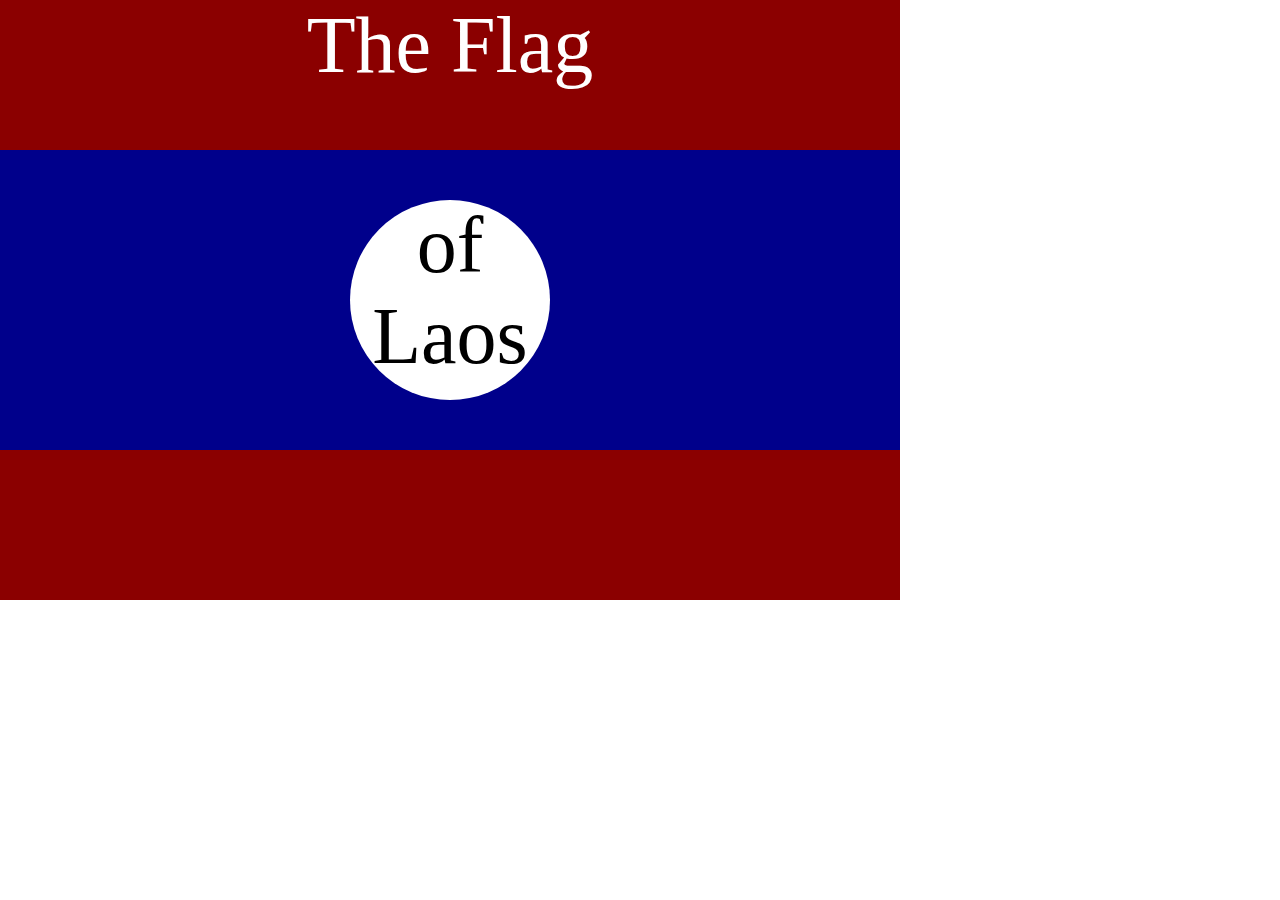
<file: CSS Flag Project/index.html>
<!DOCTYPE html>
<html lang="en">
  <head>
    <meta charset="UTF-8" />
    <title>CSS Flag Project</title>
    <style>
      /* Write your CSS Code here */
      * {
        margin: 0;
        padding: 0;
      }
      .flag {
        width: 900px;
        height: 600px;
        background-color: darkred;
        position: relative;
      }
      .flag > P {
        text-align: center;
        color: white;
        font-size: 5rem;
      }
      .flag > div {
        width: 100%;
        background-color: darkblue;
        height: 50%;
        position: absolute;
        top: 150px;
      }
      .flag > div > div {
        width: 200px;
        height: 200px;
        border-radius: 50%;
        background-color: white;
        position: relative;
        top: 50px;
        left:350px ;
      }
      .flag > div > div > p {
        text-align: center;
        font-size: 5rem;
        margin: 0;
      }
    </style>
  </head>

  <!-- 
  IMPORTANT! Do not change any HTML
Don't add any classes/ids/elements 
Use what you know about combining selectors 
and CSS specificity instead.
Hint 1: The flag is 900px by 600px and the circle is 200px by 200px.
Hint 2: You can use CSS inspection to get the colors from
https://appbrewery.github.io/flag-of-laos/
-->

  <body>
    <div class="flag">
      <p>The Flag</p>
      <div>
        <div>
          <p>of Laos</p>
        </div>
      </div>
    </div>
  </body>
</html>
</file>
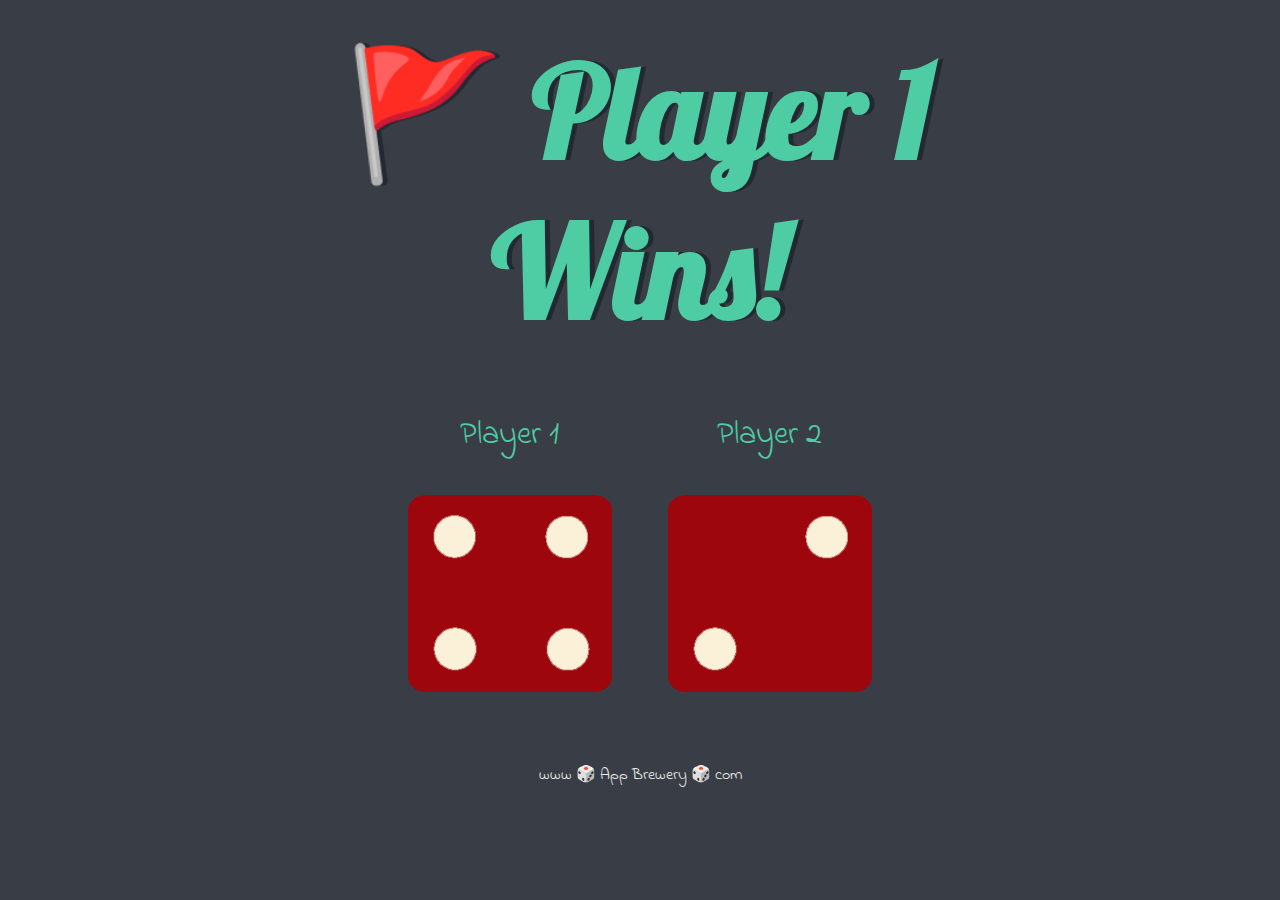
<file: Dicee/index.html>
<!DOCTYPE html>
<html lang="en" dir="ltr">
  <head>
    <meta charset="utf-8" />
    <title>Dicee</title>
    <link rel="stylesheet" href="styles.css" />
    <link
      href="https://fonts.googleapis.com/css?family=Indie+Flower|Lobster"
      rel="stylesheet"
    />
  </head>
  <body>
    <div class="container">
      <h1>Refresh Me</h1>

      <div class="dice">
        <p>Player 1</p>
        <img class="img1" src="./images/dice6.png" />
      </div>

      <div class="dice">
        <p>Player 2</p>
        <img class="img2" src="./images/dice6.png" />
      </div>
    </div>

    <footer>www 🎲 App Brewery 🎲 com</footer>
    <script type="text/javascript" src="index.js"></script>
  </body>
</html>
</file>
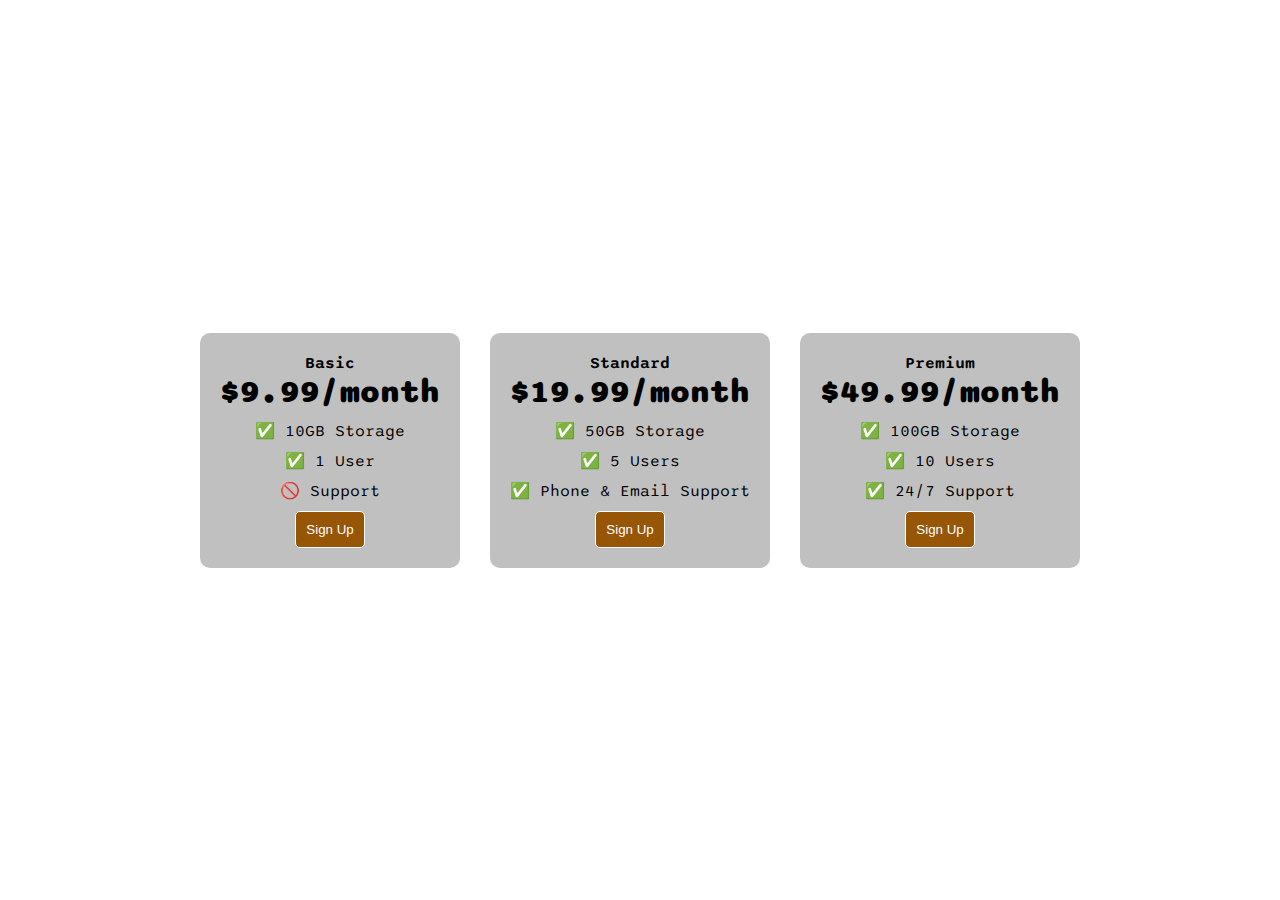
<file: Flexbox Pricing Table Project/index.html>
<!DOCTYPE html>
<html>

<head>
  <title>Flexbox Pricing Table</title>
  <link rel="preconnect" href="https://fonts.googleapis.com">
  <link rel="preconnect" href="https://fonts.gstatic.com" crossorigin>
  <link href="https://fonts.googleapis.com/css2?family=Sono:wght@400;700&display=swap" rel="stylesheet">
  <style>
    *{
      margin: 0;
      padding: 0;
      flex: 0 1 auto;
    }
    body {
      font-family: 'Sono', sans-serif;
    }
    .pricing-container{
      display: flex;
      justify-content: center;
      gap: 30px;
     /* flex-flow:row wrap; */
      align-items: center;
      height: 100vh;
    }
    .pricing-plan{
      flex:0 1 auto;
      background-color: silver;
      padding: 20px;
      text-align: center;
      border-radius: 10px;
      flex-basis:200px;
    }
    .plan-title{
      font-weight: 600;
    }
    .plan-price{
      font-size: 2rem;
    font-weight: 800;
    margin-bottom: 10px;
    }
    .plan-features{
      list-style: none;
    }
    .plan-features li {
      margin-bottom: 10px;
    }
    .plan-button{
      /* margin: 0 120px; */
      text-align: center;
      padding: 10px;
      background-color: rgb(151, 86, 6);
      color: white;
      border-radius: 5px;
      border: 1px solid white;
    }

    /* Hint: What can you do with a media query and flexbox? */
    @media (max-width: 1250px) {
      .pricing-container{
        /* display: flex; */
        flex-direction: column;
        height: 100%;
      }
    }
  </style>
</head>

<body>
  <div class="pricing-container">
    <div class="pricing-plan">
      <div class="plan-title">Basic</div>
      <div class="plan-price">$9.99/month</div>
      <ul class="plan-features">
        <li>✅ 10GB Storage</li>
        <li>✅ 1 User</li>
        <li>🚫 Support</li>
      </ul>
      <button class="plan-button">Sign Up</a>
    </div>
    <div class="pricing-plan">
      <div class="plan-title">Standard</div>
      <div class="plan-price">$19.99/month</div>
      <ul class="plan-features">
        <li>✅ 50GB Storage</li>
        <li>✅ 5 Users</li>
        <li>✅ Phone &amp; Email Support</li>
      </ul>
      <button class="plan-button">Sign Up</a>
    </div>
    <div class="pricing-plan">
      <div class="plan-title">Premium</div>
      <div class="plan-price">$49.99/month</div>
      <ul class="plan-features">
        <li>✅ 100GB Storage</li>
        <li>✅ 10 Users</li>
        <li>✅ 24/7 Support</li>
      </ul>
      <button class="plan-button">Sign Up</a>
    </div>
  </div>

</body>

</html>
</file>
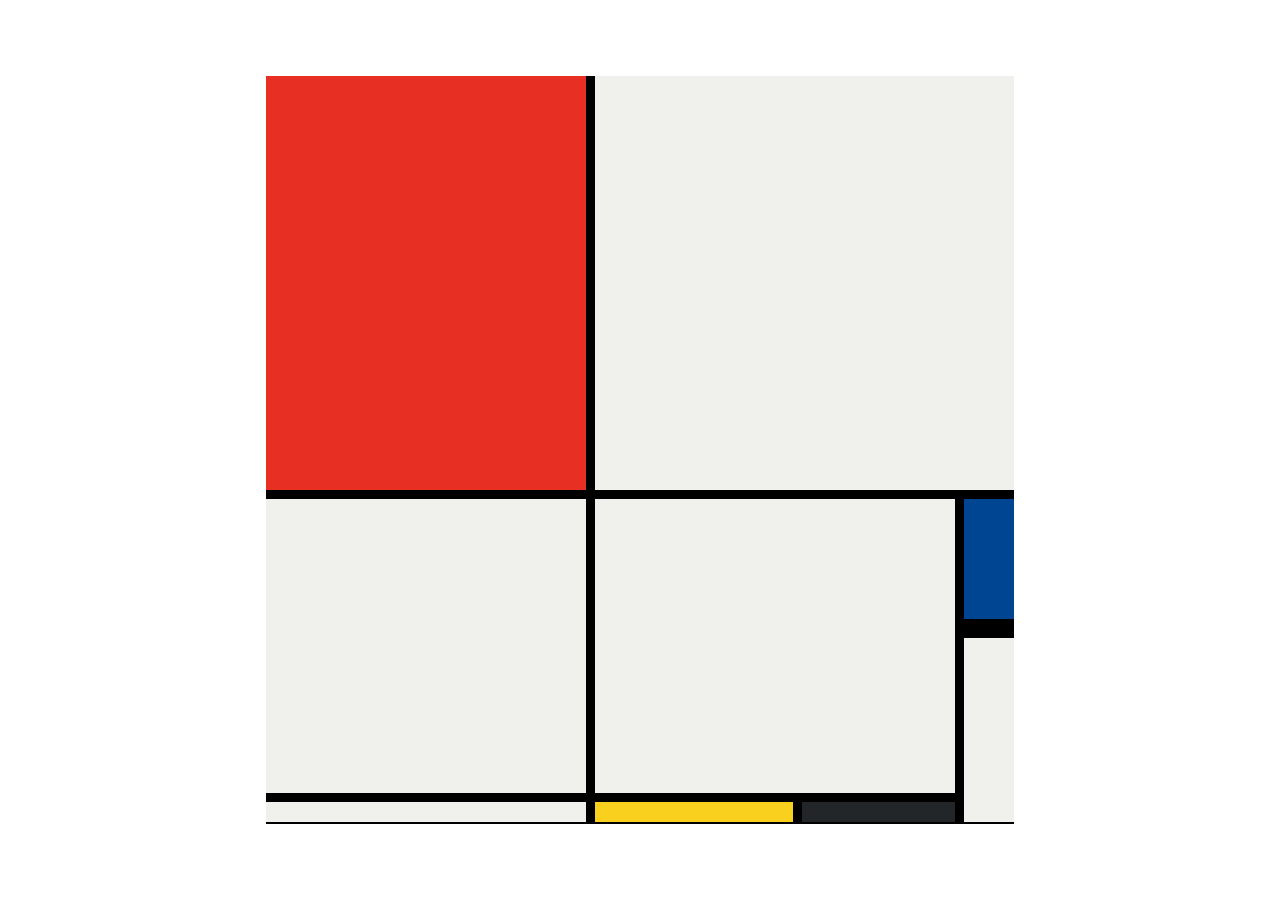
<file: Mondrian Project/index.html>
<!DOCTYPE html>
<html lang="en">

<head>
  <meta charset="UTF-8">
  <meta name="viewport" content="width=device-width, initial-scale=1.0">
  <title>Mondrian Project</title>
  <style>
    /* 
    Write your CSS here 
    Gap Colour: #000
    White: #F0F1EC
    Red: #E72F24
    Black: #232629
    Blue: #004592
    Yellow: #F9D01E

    For dimensions, see dimensions.png image.
    HINT: Remember you can't change the properties of grid lines.
    But grid lines are transparent!
    */
    body{
      display: flex;
      flex-direction: row;
      justify-content: center;
      align-items: center;
      height: 100vh;
      margin: 0;
      padding: 0;
    }
    .container{
      display: grid;
      grid-template-columns: 320px 198px 153px 50px;
      grid-template-rows: 414px 130px 155px 20px;
      gap: 9px;
      width: 748px;
      height: 748px;
      background-color: black;
    }
    .item{
      background-color:#F0F1EC ;
    }
    .red{
      background-color: #E72F24;
    }
    .white1{
      grid-column: span 3;
    }
    .white2{
      grid-row: span 2;
    }
    .white3{
      grid-area: 2/2/4/4;
    }
    .blue{
      background-color: #004592;
      border-bottom: 10px solid black;
    }
    .white4{
      background-color:#F0F1EC ;
      grid-row: span 2;
    }
    .yellow{
      background-color:#F9D01E ;
    }
    .black{
      background-color:#232629 ;
    }
  </style>
</head>

<body>
  <!-- Write your HTML here -->
  <div class="container">
    <div class="item red"></div>
    <div class="item white1"></div>
    <div class="item white2"></div>
    <div class="item white3"></div>
    <div class="item blue"></div>
    <div class="item white4"></div>
    <div class="item"></div>
    <div class="item yellow"></div>
    <div class="item black"></div>
  </div>
</body>

</html>
</file>
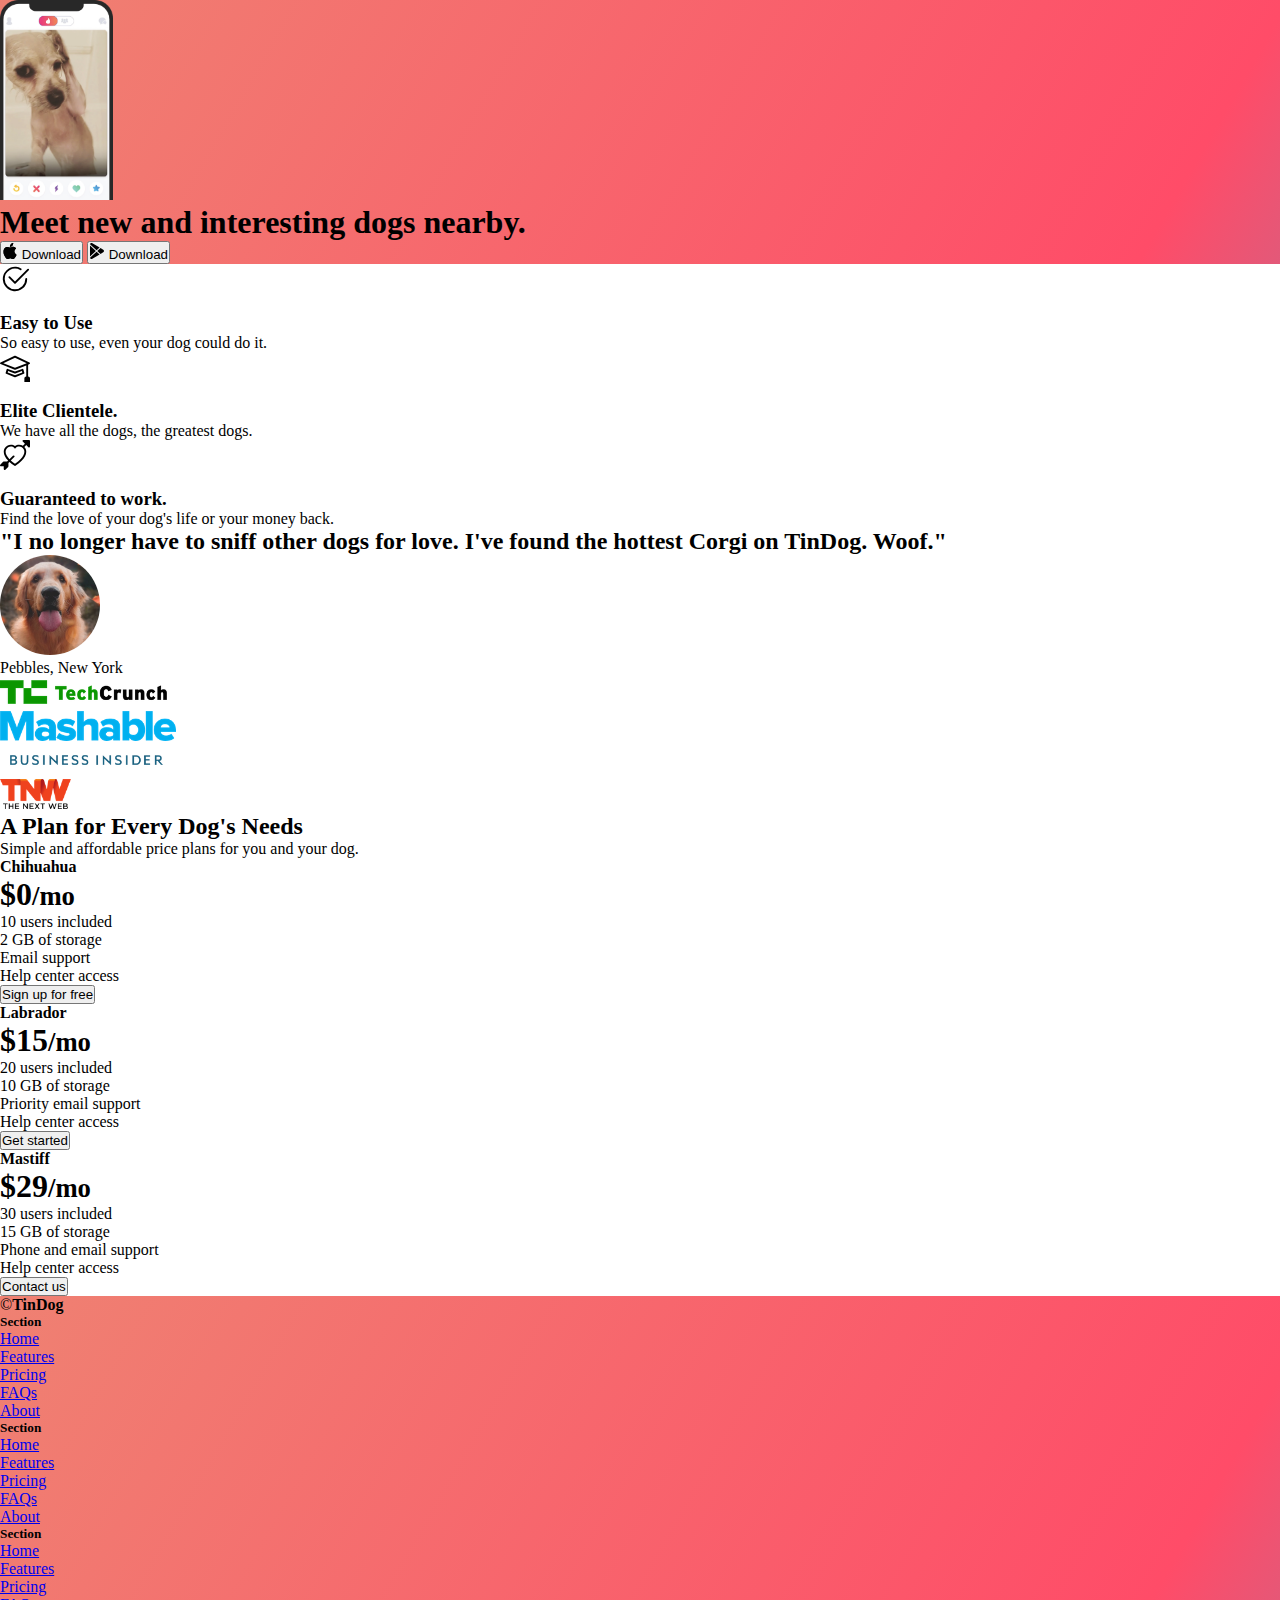
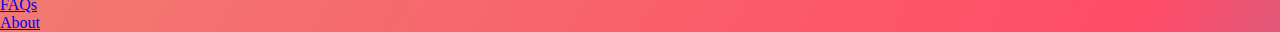
<file: TinDog Project/index.html>
<!DOCTYPE html>
<html lang="en">
  <head>
    <meta charset="UTF-8" />
    <meta name="viewport" content="width=device-width, initial-scale=1.0" />
    <title>TinDog</title>
    <link
      href="https://cdn.jsdelivr.net/npm/bootstrap@5.3.0/dist/css/bootstrap.min.css"
      rel="stylesheet"
      integrity="sha384-9ndCyUaIbzAi2FUVXJi0CjmCapSmO7SnpJef0486qhLnuZ2cdeRhO02iuK6FUUVM"
      crossorigin="anonymous"
    />
    <link rel="stylesheet" href="./css/style.css" />
  </head>

  <body >
    <!-- Title -->
    <section id="title" class="gradient-background">
      <div class="container col-xxl-8 px-4 pt-5">
        <div class="row flex-lg-row-reverse align-items-center g-5 pt-5">
          <div class="col-10 col-sm-8 col-lg-6">
            <img
              src="./images/iphone.png"
              class="d-block mx-lg-auto img-fluid"
              alt="iphone"
              height="200px"
              loading="lazy"
            />
          </div>
          <div class="col-lg-6">
            <h1 class="display-5 fw-bold text-body-emphasis lh-1 mb-3">
              Meet new and interesting dogs nearby.
            </h1>
            <!-- <p class="lead">Quickly design and customize responsive mobile-first sites with Bootstrap, the world’s most popular front-end open source toolkit, featuring Sass variables and mixins, responsive grid system, extensive prebuilt components, and powerful JavaScript plugins.</p> -->
            <div class="d-grid gap-2 d-md-flex justify-content-md-start">
              <button type="button" class="btn btn-light btn-lg px-4 me-md-2">
                <svg
                  xmlns="http://www.w3.org/2000/svg"
                  width="16"
                  height="16"
                  fill="currentColor"
                  class="bi bi-apple mb-1"
                  viewBox="0 0 16 16"
                >
                  <path
                    d="M11.182.008C11.148-.03 9.923.023 8.857 1.18c-1.066 1.156-.902 2.482-.878 2.516.024.034 1.52.087 2.475-1.258.955-1.345.762-2.391.728-2.43Zm3.314 11.733c-.048-.096-2.325-1.234-2.113-3.422.212-2.189 1.675-2.789 1.698-2.854.023-.065-.597-.79-1.254-1.157a3.692 3.692 0 0 0-1.563-.434c-.108-.003-.483-.095-1.254.116-.508.139-1.653.589-1.968.607-.316.018-1.256-.522-2.267-.665-.647-.125-1.333.131-1.824.328-.49.196-1.422.754-2.074 2.237-.652 1.482-.311 3.83-.067 4.56.244.729.625 1.924 1.273 2.796.576.984 1.34 1.667 1.659 1.899.319.232 1.219.386 1.843.067.502-.308 1.408-.485 1.766-.472.357.013 1.061.154 1.782.539.571.197 1.111.115 1.652-.105.541-.221 1.324-1.059 2.238-2.758.347-.79.505-1.217.473-1.282Z"
                  />
                  <path
                    d="M11.182.008C11.148-.03 9.923.023 8.857 1.18c-1.066 1.156-.902 2.482-.878 2.516.024.034 1.52.087 2.475-1.258.955-1.345.762-2.391.728-2.43Zm3.314 11.733c-.048-.096-2.325-1.234-2.113-3.422.212-2.189 1.675-2.789 1.698-2.854.023-.065-.597-.79-1.254-1.157a3.692 3.692 0 0 0-1.563-.434c-.108-.003-.483-.095-1.254.116-.508.139-1.653.589-1.968.607-.316.018-1.256-.522-2.267-.665-.647-.125-1.333.131-1.824.328-.49.196-1.422.754-2.074 2.237-.652 1.482-.311 3.83-.067 4.56.244.729.625 1.924 1.273 2.796.576.984 1.34 1.667 1.659 1.899.319.232 1.219.386 1.843.067.502-.308 1.408-.485 1.766-.472.357.013 1.061.154 1.782.539.571.197 1.111.115 1.652-.105.541-.221 1.324-1.059 2.238-2.758.347-.79.505-1.217.473-1.282Z"
                  />
                </svg>
                Download
              </button>
              <button type="button" class="btn btn-outline-light btn-lg px-4">
                <svg
                  xmlns="http://www.w3.org/2000/svg"
                  width="16"
                  height="16"
                  fill="currentColor"
                  class="bi bi-google-play mb-1"
                  viewBox="0 0 16 16"
                >
                  <path
                    d="M14.222 9.374c1.037-.61 1.037-2.137 0-2.748L11.528 5.04 8.32 8l3.207 2.96 2.694-1.586Zm-3.595 2.116L7.583 8.68 1.03 14.73c.201 1.029 1.36 1.61 2.303 1.055l7.294-4.295ZM1 13.396V2.603L6.846 8 1 13.396ZM1.03 1.27l6.553 6.05 3.044-2.81L3.333.215C2.39-.341 1.231.24 1.03 1.27Z"
                  />
                </svg>
                Download
              </button>
            </div>
          </div>
        </div>
      </div>
    </section>
    <!-- Features -->
    <section id="features">
      <div class="container mt-5">
        <div class="row g-4 py-5 row-cols-1 row-cols-lg-3">
          <div class="col d-flex align-items-start">
            <div
              class="icon-square text-body-emphasis bg-body-secondary d-inline-flex align-items-center justify-content-center fs-4 flex-shrink-0 me-3"
            >
              <svg
                xmlns="http://www.w3.org/2000/svg"
                height="30"
                fill="currentColor"
                class="bi bi-check2-circle"
                viewBox="0 0 16 16"
              >
                <path
                  d="M2.5 8a5.5 5.5 0 0 1 8.25-4.764.5.5 0 0 0 .5-.866A6.5 6.5 0 1 0 14.5 8a.5.5 0 0 0-1 0 5.5 5.5 0 1 1-11 0z"
                />
                <path
                  d="M15.354 3.354a.5.5 0 0 0-.708-.708L8 9.293 5.354 6.646a.5.5 0 1 0-.708.708l3 3a.5.5 0 0 0 .708 0l7-7z"
                />
              </svg>
            </div>
            <div>
              <h3 class="fs-2 text-body-emphasis">Easy to Use</h3>
              <p>So easy to use, even your dog could do it.</p>
            </div>
          </div>
          <div class="col d-flex align-items-start">
            <div
              class="icon-square text-body-emphasis bg-body-secondary d-inline-flex align-items-center justify-content-center fs-4 flex-shrink-0 me-3"
            >
              <svg
                xmlns="http://www.w3.org/2000/svg"
                height="30"
                fill="currentColor"
                class="bi bi-mortarboard"
                viewBox="0 0 16 16"
              >
                <path
                  d="M8.211 2.047a.5.5 0 0 0-.422 0l-7.5 3.5a.5.5 0 0 0 .025.917l7.5 3a.5.5 0 0 0 .372 0L14 7.14V13a1 1 0 0 0-1 1v2h3v-2a1 1 0 0 0-1-1V6.739l.686-.275a.5.5 0 0 0 .025-.917l-7.5-3.5ZM8 8.46 1.758 5.965 8 3.052l6.242 2.913L8 8.46Z"
                />
                <path
                  d="M4.176 9.032a.5.5 0 0 0-.656.327l-.5 1.7a.5.5 0 0 0 .294.605l4.5 1.8a.5.5 0 0 0 .372 0l4.5-1.8a.5.5 0 0 0 .294-.605l-.5-1.7a.5.5 0 0 0-.656-.327L8 10.466 4.176 9.032Zm-.068 1.873.22-.748 3.496 1.311a.5.5 0 0 0 .352 0l3.496-1.311.22.748L8 12.46l-3.892-1.556Z"
                />
              </svg>
            </div>
            <div>
              <h3 class="fs-2 text-body-emphasis">Elite Clientele.</h3>
              <p>We have all the dogs, the greatest dogs.</p>
            </div>
          </div>
          <div class="col d-flex align-items-start">
            <div
              class="icon-square text-body-emphasis bg-body-secondary d-inline-flex align-items-center justify-content-center fs-4 flex-shrink-0 me-3"
            >
              <svg
                xmlns="http://www.w3.org/2000/svg"
                height="30"
                fill="currentColor"
                class="bi bi-arrow-through-heart"
                viewBox="0 0 16 16"
              >
                <path
                  fill-rule="evenodd"
                  d="M2.854 15.854A.5.5 0 0 1 2 15.5V14H.5a.5.5 0 0 1-.354-.854l1.5-1.5A.5.5 0 0 1 2 11.5h1.793l.53-.53c-.771-.802-1.328-1.58-1.704-2.32-.798-1.575-.775-2.996-.213-4.092C3.426 2.565 6.18 1.809 8 3.233c1.25-.98 2.944-.928 4.212-.152L13.292 2 12.147.854A.5.5 0 0 1 12.5 0h3a.5.5 0 0 1 .5.5v3a.5.5 0 0 1-.854.354L14 2.707l-1.006 1.006c.236.248.44.531.6.845.562 1.096.585 2.517-.213 4.092-.793 1.563-2.395 3.288-5.105 5.08L8 13.912l-.276-.182a21.86 21.86 0 0 1-2.685-2.062l-.539.54V14a.5.5 0 0 1-.146.354l-1.5 1.5Zm2.893-4.894A20.419 20.419 0 0 0 8 12.71c2.456-1.666 3.827-3.207 4.489-4.512.679-1.34.607-2.42.215-3.185-.817-1.595-3.087-2.054-4.346-.761L8 4.62l-.358-.368c-1.259-1.293-3.53-.834-4.346.761-.392.766-.464 1.845.215 3.185.323.636.815 1.33 1.519 2.065l1.866-1.867a.5.5 0 1 1 .708.708L5.747 10.96Z"
                />
              </svg>
            </div>
            <div>
              <h3 class="fs-2 text-body-emphasis">Guaranteed to work.</h3>
              <p>Find the love of your dog's life or your money back.</p>
            </div>
          </div>
        </div>
      </div>
    </section>
    <!-- Testimonial -->
    <section id="testimonial">
      <div class="my-5">
        <div class="p-5 text-center bg-body-tertiary">
          <div class="container py-5">
            <h2 class="text-body-emphasis">"I no longer have to sniff other dogs for love. I've found the hottest Corgi on TinDog. Woof."</h2>
            <img class="profile-img mt-5"   src="./images/dog-img.jpg" alt="dog image">
            <p class="col-lg-8 mx-auto lead mt-2">
              Pebbles, New York
            </p>
          </div>
          <div class="container">
            <div class="row">
              <div class="col-lg-3 col-sm-12">
                <img src="./images/techcrunch.png" alt="techcrunch" height="30px" />
              </div>
              <div class="col-lg-3 col-sm-12">
                <img src="./images/mashable.png" alt="mashable"  height="30px"/>
              </div>
              <div class="col-lg-3 col-sm-12">
                <img src="./images/bizinsider.png" alt="bizinsider" height="30px" />
              </div>
              <div class="col-lg-3 col-sm-12">
                <img src="./images/tnw.png" alt="tnw"  height="30px"/>
              </div>
            </div>
          </div> 
        </div> 
      </div>
    </section>
    <!-- Pricing -->
    <section id="pricing">
      <div class="container">
        <div class="pricing-header p-3 pb-md-4 mx-auto text-center">
          <h2 class="display-4 fw-normal text-body-emphasis">
            A Plan for Every Dog's Needs
          </h2>
          <p class="fs-5 text-body-secondary">
            Simple and affordable price plans for you and your dog.
          </p>
        </div>
        <div class="row row-cols-1 row-cols-md-3 mb-3 text-center">
          <div class="col">
            <div class="card mb-4 rounded-3 shadow-sm">
              <div class="card-header py-3">
                <h4 class="my-0 fw-normal">Chihuahua</h4>
              </div>
              <div class="card-body">
                <h1 class="card-title pricing-card-title">
                  $0<small class="text-body-secondary fw-light">/mo</small>
                </h1>
                <ul class="list-unstyled mt-3 mb-4">
                  <li>10 users included</li>
                  <li>2 GB of storage</li>
                  <li>Email support</li>
                  <li>Help center access</li>
                </ul>
                <button type="button" class="w-100 btn btn-lg btn-outline-dark">
                  Sign up for free
                </button>
              </div>
            </div>
          </div>
          <div class="col">
            <div class="card mb-4 rounded-3 shadow-sm">
              <div class="card-header py-3">
                <h4 class="my-0 fw-normal">Labrador</h4>
              </div>
              <div class="card-body">
                <h1 class="card-title pricing-card-title">
                  $15<small class="text-body-secondary fw-light">/mo</small>
                </h1>
                <ul class="list-unstyled mt-3 mb-4">
                  <li>20 users included</li>
                  <li>10 GB of storage</li>
                  <li>Priority email support</li>
                  <li>Help center access</li>
                </ul>
                <button type="button" class="w-100 btn btn-lg btn-dark">
                  Get started
                </button>
              </div>
            </div>
          </div>
          <div class="col">
            <div class="card mb-4 rounded-3 shadow-sm border-dark">
              <div class="card-header py-3 text-bg-dark border-dark">
                <h4 class="my-0 fw-normal">Mastiff</h4>
              </div>
              <div class="card-body">
                <h1 class="card-title pricing-card-title">
                  $29<small class="text-body-secondary fw-light">/mo</small>
                </h1>
                <ul class="list-unstyled mt-3 mb-4">
                  <li>30 users included</li>
                  <li>15 GB of storage</li>
                  <li>Phone and email support</li>
                  <li>Help center access</li>
                </ul>
                <button type="button" class="w-100 btn btn-lg btn-dark">
                  Contact us
                </button>
              </div>
            </div>
          </div>
        </div>
      </div>
    </section>
    <!-- Footer -->
    <section id="footer" class="gradient-background" >
      <div class="container">
        <footer class="row row-cols-1 row-cols-sm-2 row-cols-md-5 py-5 mt-5 ">
          <div class="col mb-3">
            <p class="text-body-secondary">&copy;<strong>TinDog</strong></p>
          </div>
      
          <div class="col mb-3">
      
          </div>
      
          <div class="col mb-3">
            <h5>Section</h5>
            <ul class="nav flex-column">
              <li class="nav-item mb-2"><a href="#" class="nav-link p-0 text-body-secondary">Home</a></li>
              <li class="nav-item mb-2"><a href="#" class="nav-link p-0 text-body-secondary">Features</a></li>
              <li class="nav-item mb-2"><a href="#" class="nav-link p-0 text-body-secondary">Pricing</a></li>
              <li class="nav-item mb-2"><a href="#" class="nav-link p-0 text-body-secondary">FAQs</a></li>
              <li class="nav-item mb-2"><a href="#" class="nav-link p-0 text-body-secondary">About</a></li>
            </ul>
          </div>
      
          <div class="col mb-3">
            <h5>Section</h5>
            <ul class="nav flex-column">
              <li class="nav-item mb-2"><a href="#" class="nav-link p-0 text-body-secondary">Home</a></li>
              <li class="nav-item mb-2"><a href="#" class="nav-link p-0 text-body-secondary">Features</a></li>
              <li class="nav-item mb-2"><a href="#" class="nav-link p-0 text-body-secondary">Pricing</a></li>
              <li class="nav-item mb-2"><a href="#" class="nav-link p-0 text-body-secondary">FAQs</a></li>
              <li class="nav-item mb-2"><a href="#" class="nav-link p-0 text-body-secondary">About</a></li>
            </ul>
          </div>
      
          <div class="col mb-3">
            <h5>Section</h5>
            <ul class="nav flex-column">
              <li class="nav-item mb-2"><a href="#" class="nav-link p-0 text-body-secondary">Home</a></li>
              <li class="nav-item mb-2"><a href="#" class="nav-link p-0 text-body-secondary">Features</a></li>
              <li class="nav-item mb-2"><a href="#" class="nav-link p-0 text-body-secondary">Pricing</a></li>
              <li class="nav-item mb-2"><a href="#" class="nav-link p-0 text-body-secondary">FAQs</a></li>
              <li class="nav-item mb-2"><a href="#" class="nav-link p-0 text-body-secondary">About</a></li>
            </ul>
          </div>
        </footer>
      </div>
    </section>
  </body>
</html>
</file>
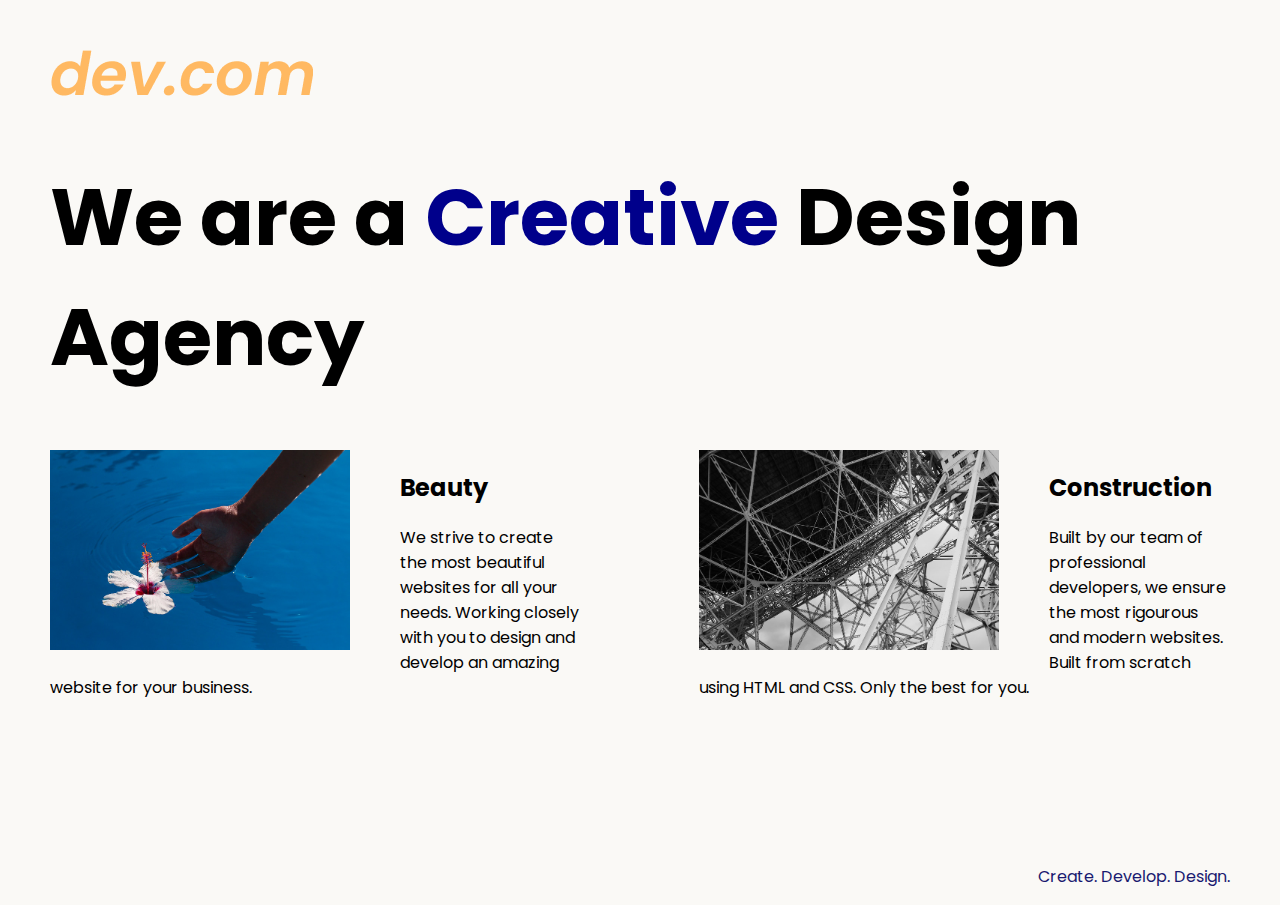
<file: Web Design Agency Project/index.html>
<!DOCTYPE html>
<html lang="en">

<head>
  <meta charset="UTF-8">
  <meta name="viewport" content="width=device-width, initial-scale=1.0">
  <title>Agency</title>
  <link rel="stylesheet" href="./style.css">
  <link rel="preconnect" href="https://fonts.googleapis.com">
  <link rel="preconnect" href="https://fonts.gstatic.com" crossorigin>
  <link href="https://fonts.googleapis.com/css2?family=Poppins:wght@400;700&display=swap" rel="stylesheet">
  
</head>

<body>
  <div class="main">
    <img class="logo" src="./assets/images/logo.png" alt="logo">
    <h1>We are a <span class="creative">Creative</span> Design Agency</h1>
    <div class="left card"><img class="tile-image" src="./assets/images/beautiful.jpg" alt="hand and flower in water">
      <h2 class="card-title">Beauty</h2>
      <p class="card-text">We strive to create the most beautiful websites for all your needs. Working closely with you
        to
        design and
        develop an amazing website for your business.</p>
    </div>

    <div class="right card"><img class="tile-image" src="./assets/images/construction.jpg" alt="metal structure">
      <h2 class="card-title">Construction</h2>
      <p>Built by our team of professional developers, we ensure the most rigourous and modern websites. Built from
        scratch using HTML and CSS. Only the best for you.</p>
    </div>

  </div>
  <footer>
    <p>Create. Develop. Design.</p>
  </footer>
</body>

</html>
</file>
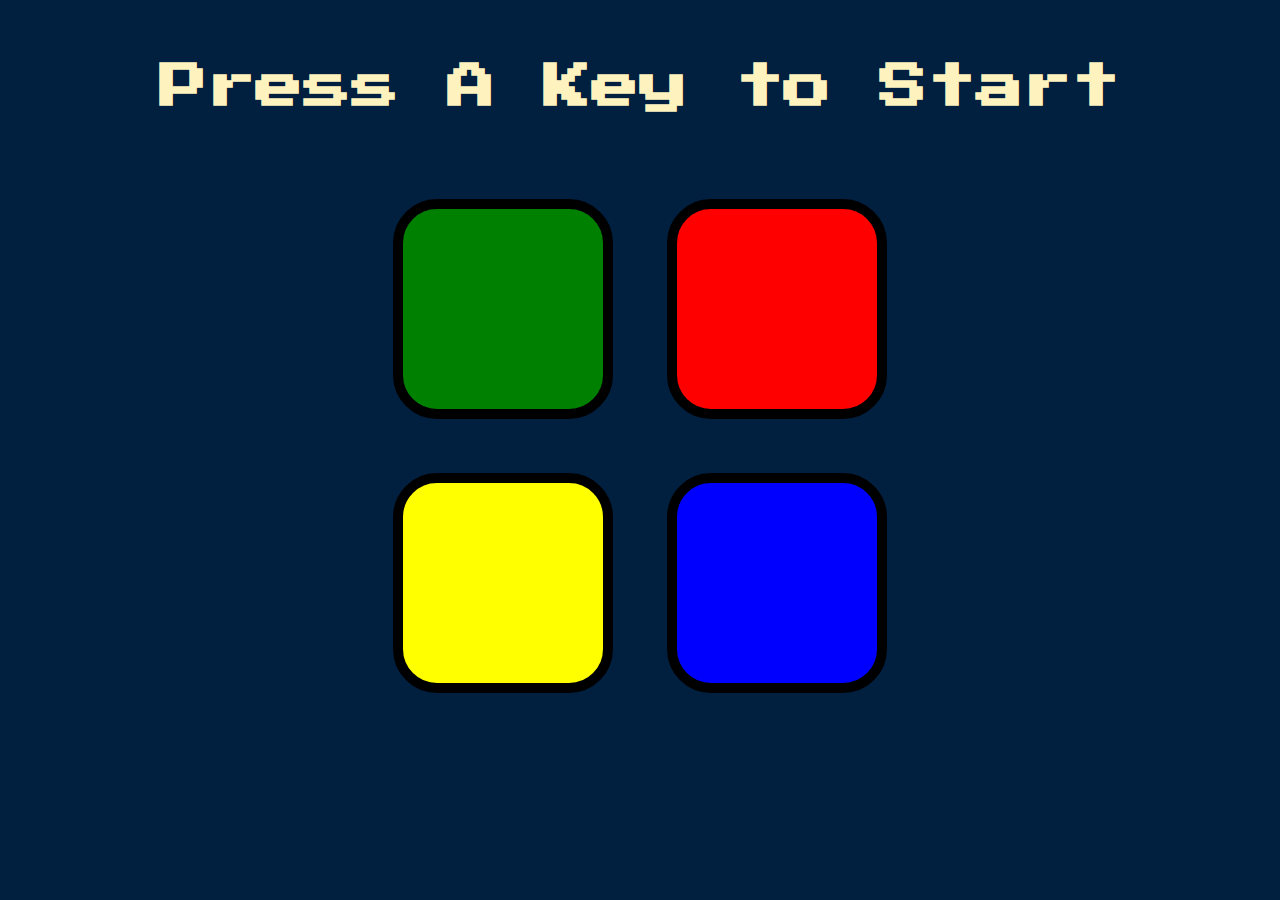
<file: Simon-Game/Simon Game Challenge Starting Files/index.html>
<!DOCTYPE html>
<html lang="en" dir="ltr">

<head>
  <meta charset="utf-8">
  <title>Simon</title>
  <link rel="stylesheet" href="styles.css">
  <link href="https://fonts.googleapis.com/css?family=Press+Start+2P" rel="stylesheet">
</head>

<body>
  <h1 id="level-title">Press A Key to Start</h1>
  <div class="container">
    <div lass="row">

      <div type="button" id="green" class="btn green">

      </div>

      <div type="button" id="red" class="btn red">

      </div>
    </div>

    <div class="row">

      <div type="button" id="yellow" class="btn yellow">

      </div>
      <div type="button" id="blue" class="btn blue">

      </div>

    </div>

  </div>

<script src="https://ajax.googleapis.com/ajax/libs/jquery/3.6.0/jquery.min.js"></script>
<script src="game.js" charset="utf-8"></script>
</body>

</html>
</file>
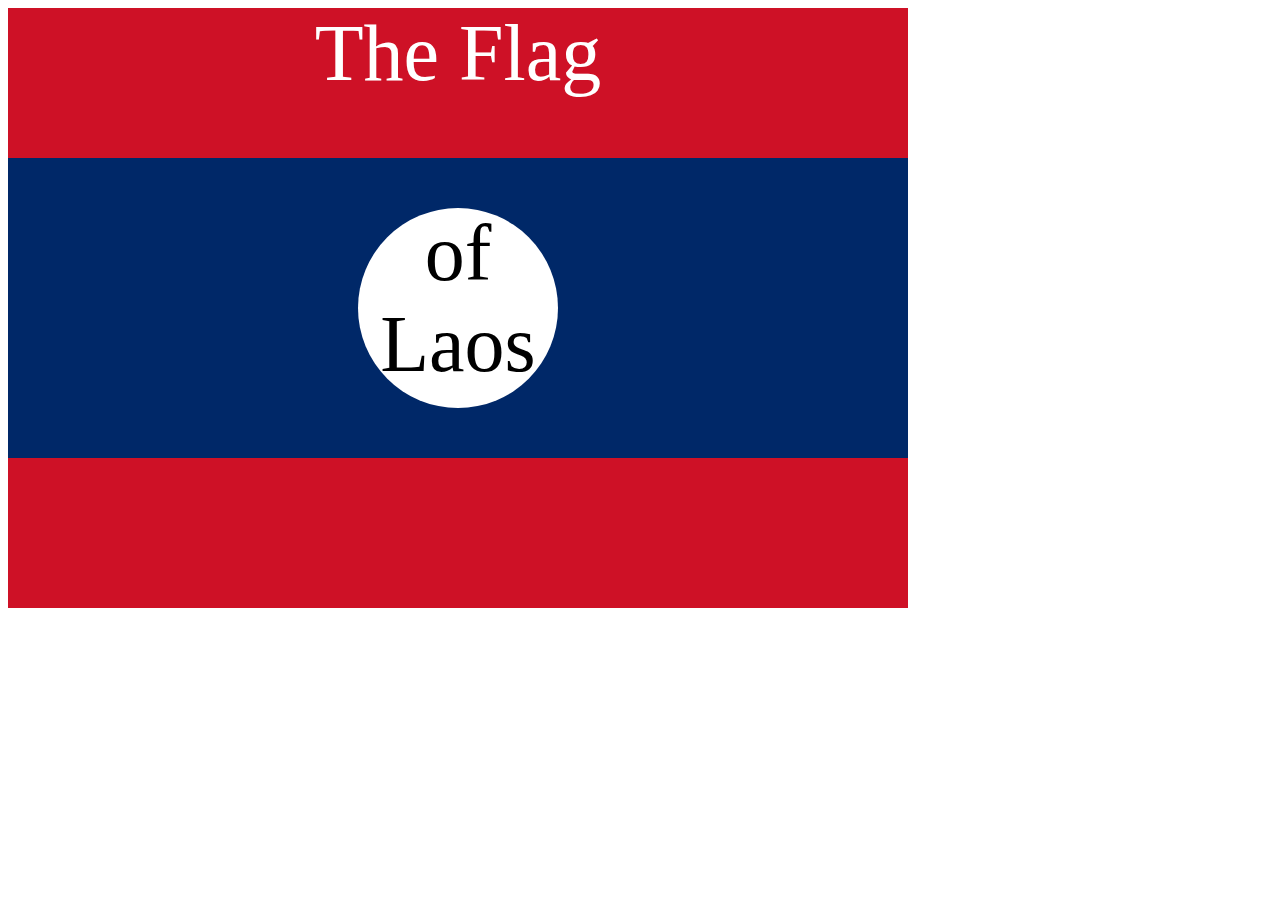
<file: CSS Flag Project/solution.html>
<!DOCTYPE html>
<html lang="en">

<head>
  <meta charset="UTF-8">
  <title>CSS Flag Project</title>
  <style>
    .flag {
      width: 900px;
      height: 600px;
      position: relative;
      background-color: #CE1126;

    }

    .flag > div {
      background-color: #002868;
      height: 300px;
      width: 100%;
      position: absolute;
      top: 150px;
    }

    .flag > div > div {
      background-color: white;
      position: absolute;

      height: 200px;
      width: 200px;
      border-radius: 50%;
      top: 50px;
      left: 350px;
    }

    p {
      font-size: 5rem;
      color: white;
      text-align: center;
      padding: 0;
      margin: 0;
    }

    .flag>div div p {
      color: black;
    }
  </style>
</head>

<body>
  <div class="flag">
    <p>The Flag</p>
    <div>
      <div>
        <p>of Laos</p>
      </div>
    </div>
  </div>
</body>

</html>
</file>
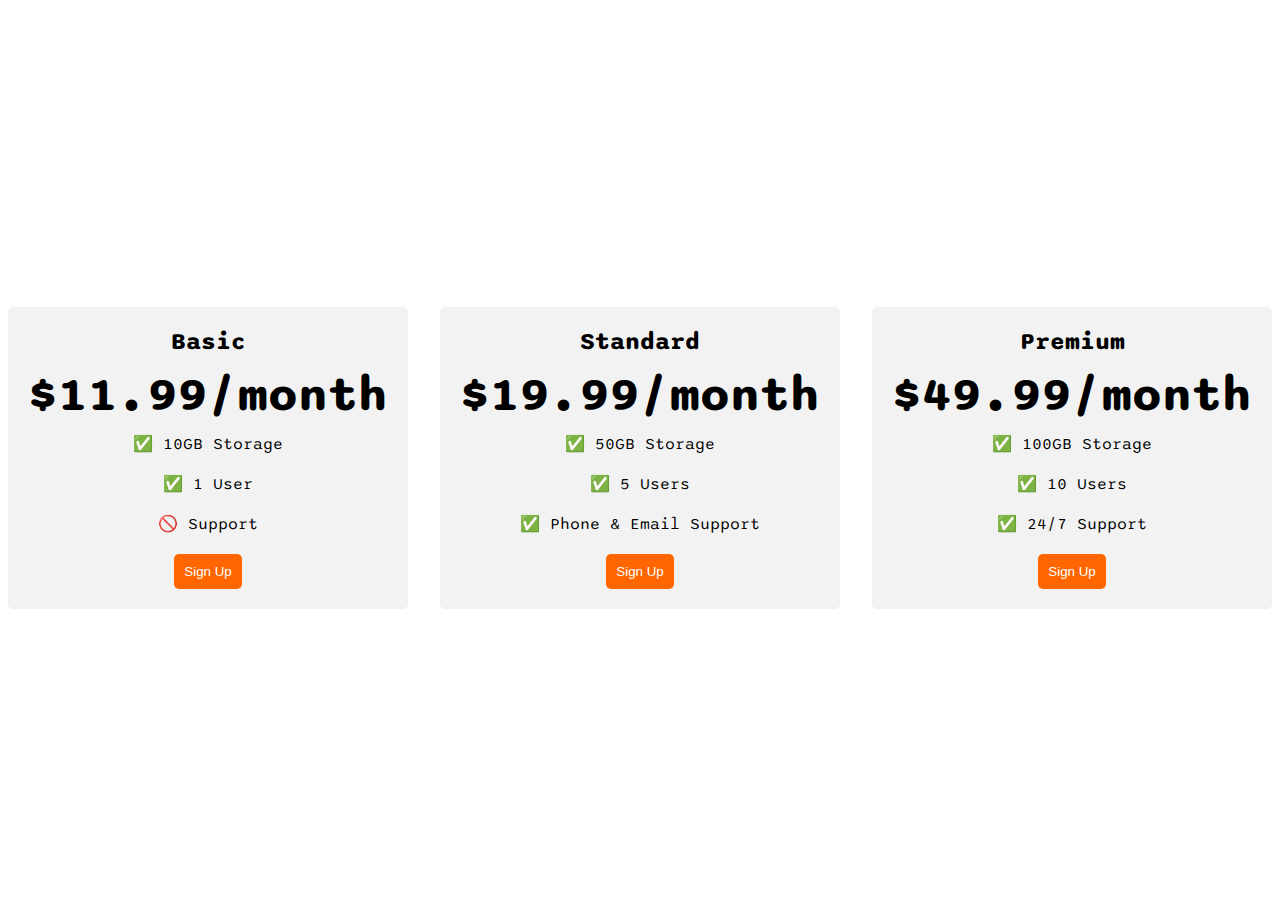
<file: Flexbox Pricing Table Project/solution.html>
<!DOCTYPE html>
<html>

<head>
  <title>Flexbox Pricing Table</title>
  <link rel="preconnect" href="https://fonts.googleapis.com">
  <link rel="preconnect" href="https://fonts.gstatic.com" crossorigin>
  <link href="https://fonts.googleapis.com/css2?family=Sono:wght@400;700&display=swap" rel="stylesheet">
  <style>
    body {
      font-family: 'Sono', sans-serif;
    }

    .pricing-container {
      display: flex;
      justify-content: center;
      align-items: center;
      height: 100vh;
      gap: 2rem;
    }

    .pricing-plan {
      flex: 1;
      max-width: 400px;
      padding: 20px;
      background-color: #f2f2f2;
      border-radius: 5px;
      text-align: center;
    }

    .plan-title {
      font-size: 24px;
      font-weight: bold;
      margin-bottom: 10px;
    }

    .plan-price {
      font-size: 48px;
      font-weight: bold;
      margin-bottom: 10px;
    }

    .plan-features {
      list-style: none;
      padding: 0;
      margin: 0;
    }

    .plan-features li {
      margin-bottom: 20px;
    }

    .plan-button {
      padding: 10px;
      background-color: #ff6600;
      color: #fff;
      border-radius: 5px;
      border: none;
    }

    @media (max-width: 1250px) {
      .pricing-container {
        flex-direction: column;
        height: 100%;
      }
    }
  </style>
</head>

<body>
  <div class="pricing-container">
    <div class="pricing-plan">
      <div class="plan-title">Basic</div>
      <div class="plan-price">$11.99/month</div>
      <ul class="plan-features">
        <li>✅ 10GB Storage</li>
        <li>✅ 1 User</li>
        <li>🚫 Support</li>
      </ul>
      <button class="plan-button">Sign Up</a>
    </div>
    <div class="pricing-plan">
      <div class="plan-title">Standard</div>
      <div class="plan-price">$19.99/month</div>
      <ul class="plan-features">
        <li>✅ 50GB Storage</li>
        <li>✅ 5 Users</li>
        <li>✅ Phone &amp; Email Support</li>
      </ul>
      <button class="plan-button">Sign Up</a>
    </div>
    <div class="pricing-plan">
      <div class="plan-title">Premium</div>
      <div class="plan-price">$49.99/month</div>
      <ul class="plan-features">
        <li>✅ 100GB Storage</li>
        <li>✅ 10 Users</li>
        <li>✅ 24/7 Support</li>
      </ul>
      <button class="plan-button">Sign Up</a>
    </div>
  </div>

</body>

</html>
</file>
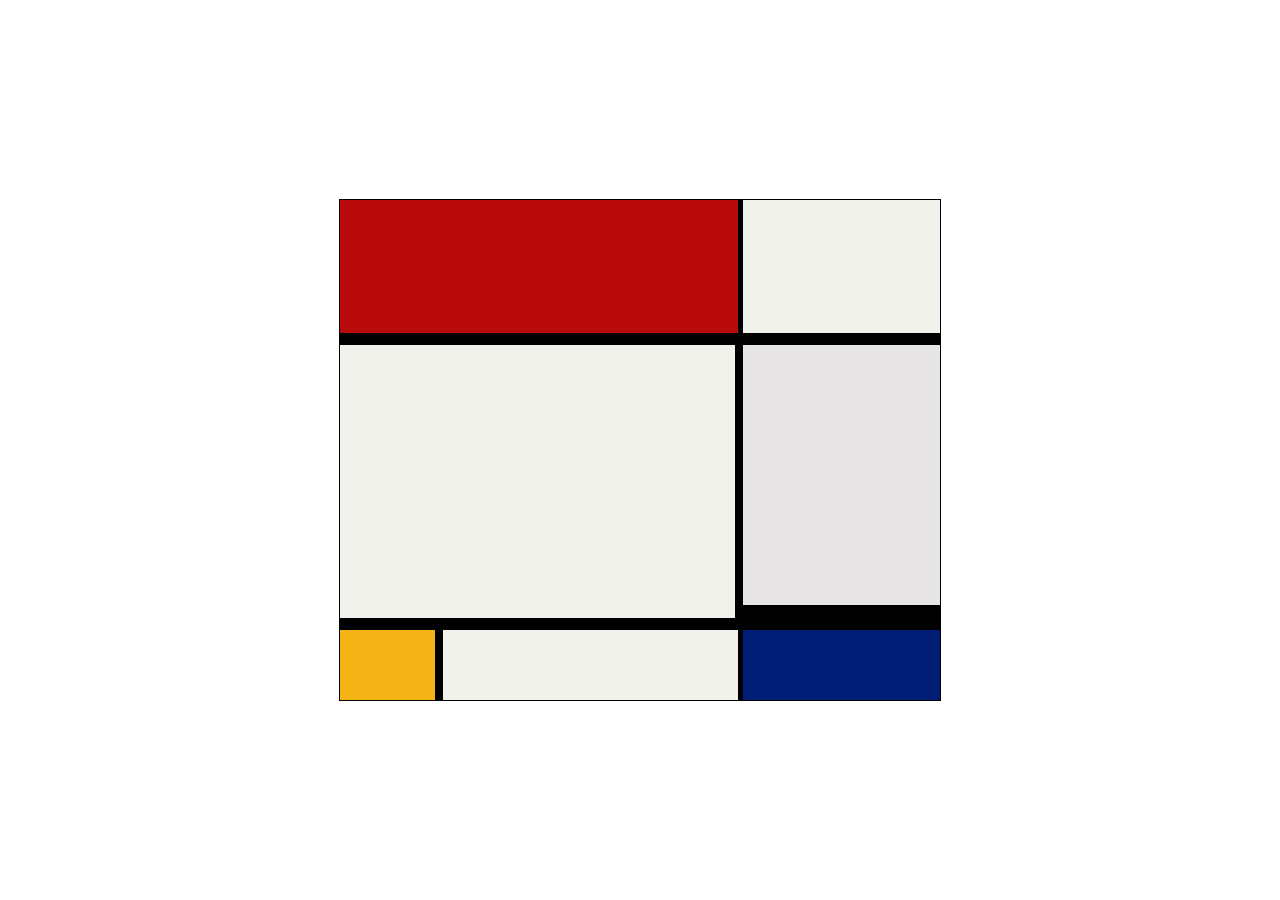
<file: Mondrian Project/paint.html>
<!DOCTYPE html>
<html lang="en">
<head>
    <meta charset="UTF-8">
    <meta http-equiv="X-UA-Compatible" content="IE=edge">
    <meta name="viewport" content="width=device-width, initial-scale=1.0">
    <title>Mondrian Project2</title>
    <style>
        *{
            margin: 0;
            padding: 0;
        }
        body{
            display: flex;
            flex-direction: row;
            justify-content: center;
            align-items: center;
            height: 100vh;
        }
        .container{
            width: 600px;
            height: 500px;
            display: grid;
            grid-template-columns: 0.5fr 1.5fr 1fr;
            grid-template-rows: 1fr 2fr 0.5fr;
            background-color: #000;
            gap: 5px;
            border: 1px solid black;
        }
        .red{
            background-color: #b90b0b;
            grid-column: span 2;
            border-bottom: 7px solid black;
        }
        .white1{
            background-color: #f1f2eb;
            border-bottom: 7px solid black;
        }
        .white2{
            background-color: #f1f2eb;
            border-bottom: 7px solid black;
            border-right: 3px solid black;
            grid-column:span 2 ;

        }
        .silver{
            background-color: #e7e5e5;
            border-bottom: 20px solid black;
        }
        .gold{
            background-color: #f5b316;
            border-right: 3px solid black;
        }
        .white3{
            background-color:#f1f2eb ;
        }
       div .blue{
            background-color: #001d75;
           order: 1;
           grid-area: 3 / 3/ -1/ -1;
        }
    </style>
</head>
<body>
    <div class="container">
        <div class="item red"></div>
        <div class="item white1"></div>
        <div class="item white2"></div>
        <div class="item silver"></div>
        <div class="item gold"></div>
        <div class="item white3"></div>
        <div class="item blue"></div>
    </div>
</body>
</html>
</file>
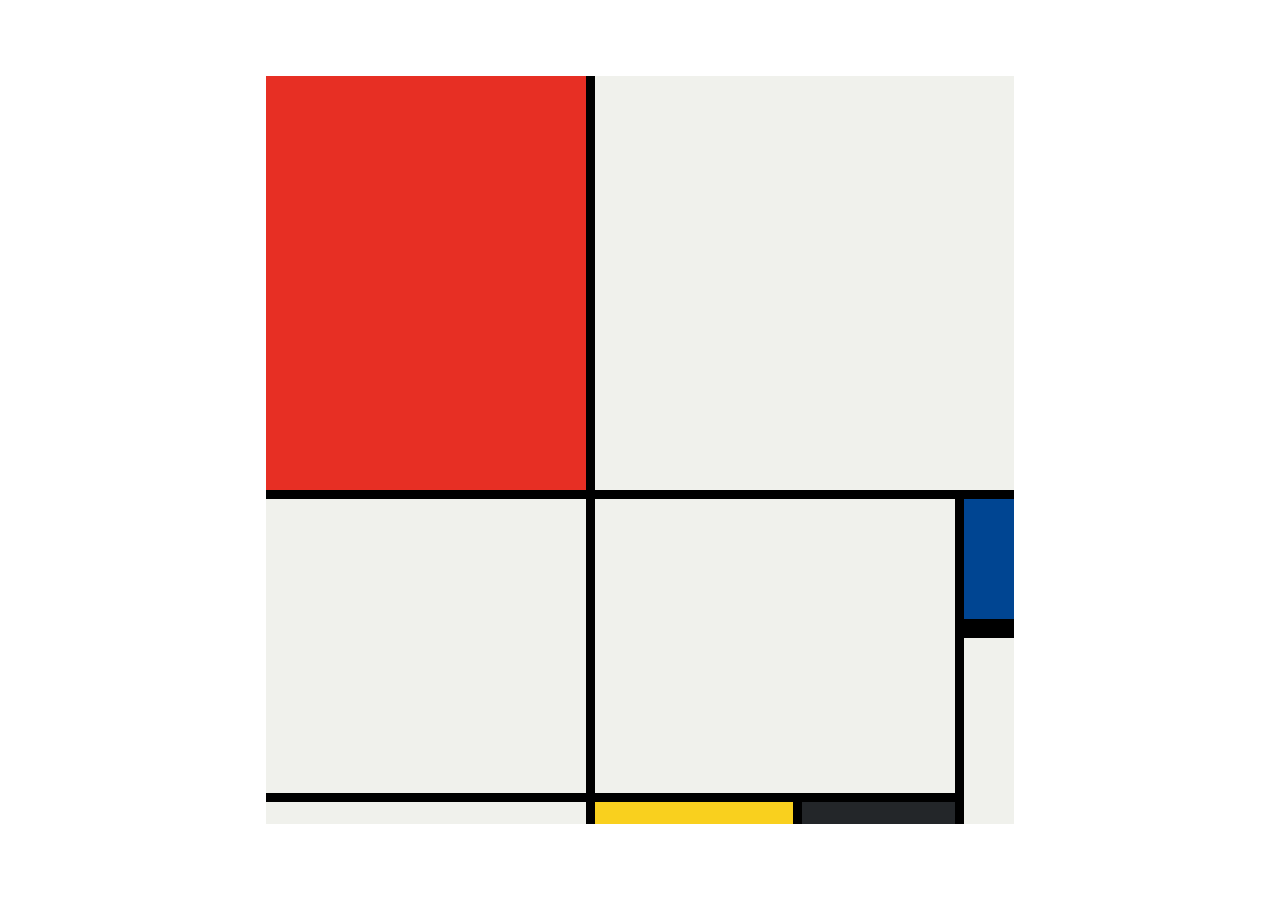
<file: Mondrian Project/solution.html>
<!DOCTYPE html>
<html lang="en">

<head>
  <meta charset="UTF-8">
  <meta name="viewport" content="width=device-width, initial-scale=1.0">
  <title>Mondrian Project</title>
  <style>
    /* 
    Write your CSS here 
    Line Colour: #000
    White: #F0F1EC
    Red: #E72F24
    Black: #232629
    Blue: #004592
    Yellow: #F9D01E
    */
    body {
      display: flex;
      justify-content: center;
      align-items: center;
      height: 100vh;
      margin: 0;
      padding: 0;
    }

    .container {
      height: 748px;
      width: 748px;
      display: grid;
      background-color: #000;
      grid-template-columns: 320px 198px 153px 50px;
      grid-template-rows: 414px 130px 155px 22px;
      gap: 9px;
    }

    .item {
      background-color: #F0F1EC;
    }

    .red {
      background-color: #E72F24;
    }

    .white1 {
      grid-column: span 3;
    }

    .white2 {
      grid-row: span 2;
    }

    .white3 {
      grid-area: 2 / 2 / 4 /4
    }

    .blue {
      background-color: #004592;
      border-bottom: 10px solid #000;
    }

    .white4 {
      grid-row: span 2;
    }

    .yellow {
      background-color: #F9D01E;
    }

    .black {
      background-color: #232629;
    }
  </style>
</head>

<body>
  <!-- Write your HTML here -->

  <div class="container">
    <div class="item red"></div>
    <div class="item white1"></div>
    <div class="item white2"></div>
    <div class="item white3"></div>

    <div class="item blue"></div>
    <div class="item white4"></div>

    <div class="item"></div>
    <div class="item yellow"></div>
    <div class="item black"></div>
  </div>
</body>

</html>
</file>
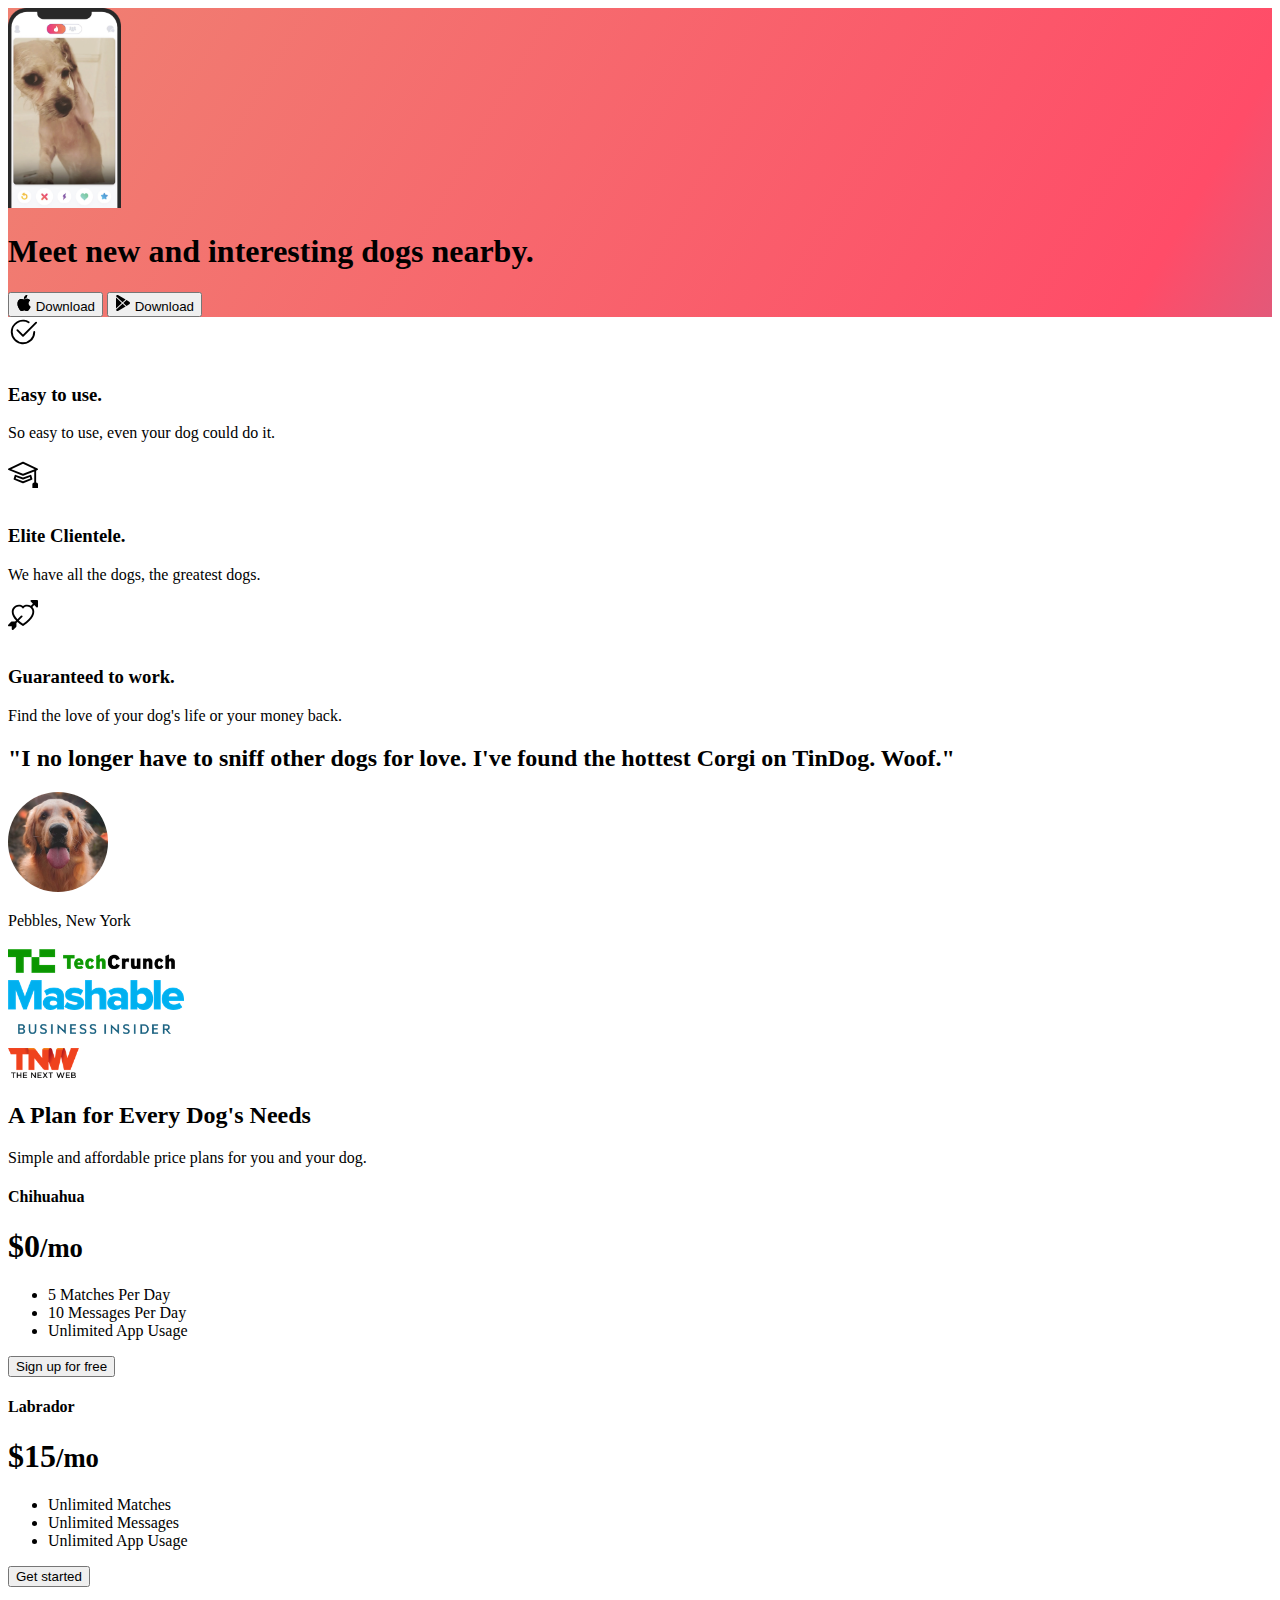
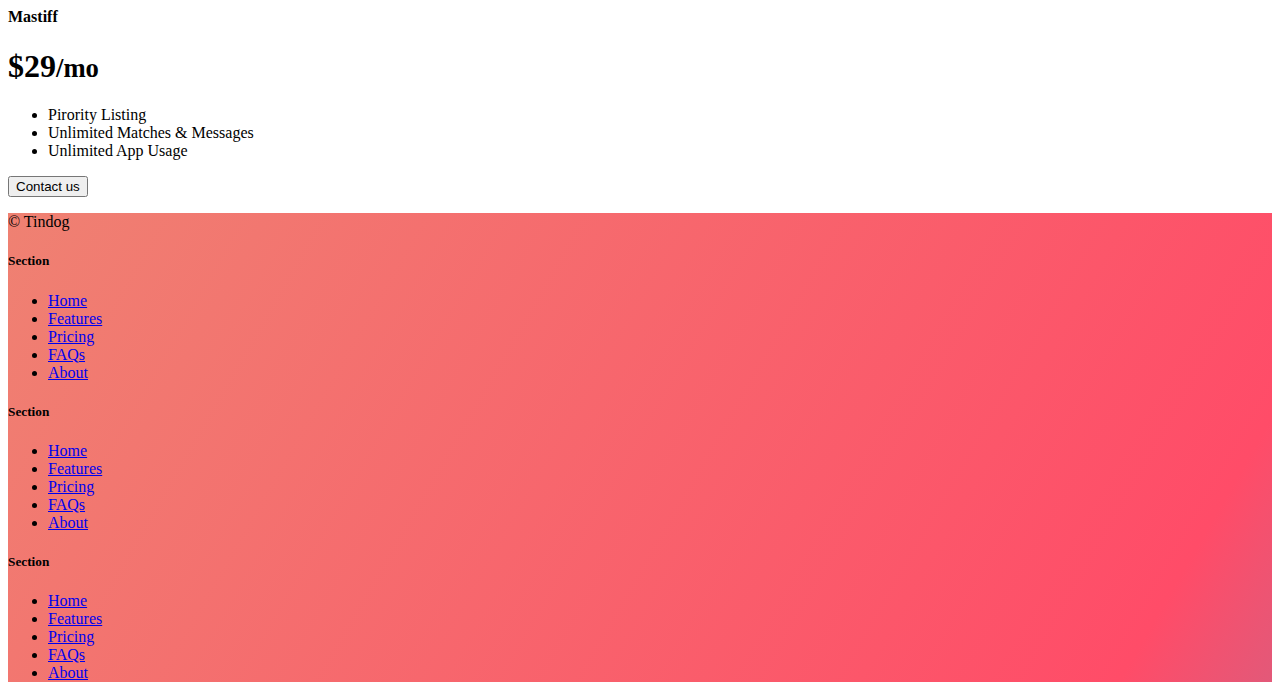
<file: TinDog Project/solution.html>
<!DOCTYPE html>
<html lang="en">

<head>
  <meta charset="UTF-8">
  <meta name="viewport" content="width=device-width, initial-scale=1.0">
  <title>TinDog</title>
  <link href="https://cdn.jsdelivr.net/npm/bootstrap@5.3.0-alpha3/dist/css/bootstrap.min.css" rel="stylesheet"
    integrity="sha384-KK94CHFLLe+nY2dmCWGMq91rCGa5gtU4mk92HdvYe+M/SXH301p5ILy+dN9+nJOZ" crossorigin="anonymous">
  <link rel="stylesheet" href="./css/solution.css">
</head>

<body>


  <!-- Title -->
  <section id="title" class="gradient-background">

    <div class="container col-xxl-8 px-4 pt-5">
      <div class="row flex-lg-row-reverse align-items-center g-5 pt-5">
        <div class="col-10 col-sm-8 col-lg-6">
          <img src="./images/iphone.png" class="d-block mx-lg-auto img-fluid" alt="Bootstrap Themes" height="200"
            loading="lazy">
        </div>
        <div class="col-lg-6">
          <h1 class="display-5 fw-bold text-body-emphasis lh-1 mb-3">Meet new and interesting dogs nearby.</h1>

          <div class="d-grid gap-2 d-md-flex justify-content-md-start">
            <button type="button" class="btn btn-light btn-lg px-4 me-md-2"><svg xmlns="http://www.w3.org/2000/svg"
                width="16" height="16" fill="currentColor" class="bi bi-apple mb-1" viewBox="0 0 16 16">
                <path
                  d="M11.182.008C11.148-.03 9.923.023 8.857 1.18c-1.066 1.156-.902 2.482-.878 2.516.024.034 1.52.087 2.475-1.258.955-1.345.762-2.391.728-2.43Zm3.314 11.733c-.048-.096-2.325-1.234-2.113-3.422.212-2.189 1.675-2.789 1.698-2.854.023-.065-.597-.79-1.254-1.157a3.692 3.692 0 0 0-1.563-.434c-.108-.003-.483-.095-1.254.116-.508.139-1.653.589-1.968.607-.316.018-1.256-.522-2.267-.665-.647-.125-1.333.131-1.824.328-.49.196-1.422.754-2.074 2.237-.652 1.482-.311 3.83-.067 4.56.244.729.625 1.924 1.273 2.796.576.984 1.34 1.667 1.659 1.899.319.232 1.219.386 1.843.067.502-.308 1.408-.485 1.766-.472.357.013 1.061.154 1.782.539.571.197 1.111.115 1.652-.105.541-.221 1.324-1.059 2.238-2.758.347-.79.505-1.217.473-1.282Z" />
                <path
                  d="M11.182.008C11.148-.03 9.923.023 8.857 1.18c-1.066 1.156-.902 2.482-.878 2.516.024.034 1.52.087 2.475-1.258.955-1.345.762-2.391.728-2.43Zm3.314 11.733c-.048-.096-2.325-1.234-2.113-3.422.212-2.189 1.675-2.789 1.698-2.854.023-.065-.597-.79-1.254-1.157a3.692 3.692 0 0 0-1.563-.434c-.108-.003-.483-.095-1.254.116-.508.139-1.653.589-1.968.607-.316.018-1.256-.522-2.267-.665-.647-.125-1.333.131-1.824.328-.49.196-1.422.754-2.074 2.237-.652 1.482-.311 3.83-.067 4.56.244.729.625 1.924 1.273 2.796.576.984 1.34 1.667 1.659 1.899.319.232 1.219.386 1.843.067.502-.308 1.408-.485 1.766-.472.357.013 1.061.154 1.782.539.571.197 1.111.115 1.652-.105.541-.221 1.324-1.059 2.238-2.758.347-.79.505-1.217.473-1.282Z" />
              </svg> Download</button>
            <button type="button" class="btn btn-outline-light btn-lg px-4"><svg xmlns="http://www.w3.org/2000/svg"
                width="16" height="16" fill="currentColor" class="bi bi-google-play mb-1" viewBox="0 0 16 16">
                <path
                  d="M14.222 9.374c1.037-.61 1.037-2.137 0-2.748L11.528 5.04 8.32 8l3.207 2.96 2.694-1.586Zm-3.595 2.116L7.583 8.68 1.03 14.73c.201 1.029 1.36 1.61 2.303 1.055l7.294-4.295ZM1 13.396V2.603L6.846 8 1 13.396ZM1.03 1.27l6.553 6.05 3.044-2.81L3.333.215C2.39-.341 1.231.24 1.03 1.27Z" />
              </svg> Download</button>
          </div>
        </div>
      </div>
    </div>
  </section>
  <!-- Features -->
  <section id="features">
    <div class="container mt-5">
      <div class="row g-4 py-5 row-cols-1 row-cols-lg-3">
        <div class="col d-flex align-items-start">
          <div
            class="icon-square text-body-emphasis bg-body-secondary d-inline-flex align-items-center justify-content-center fs-4 flex-shrink-0 me-3">
            <svg xmlns="http://www.w3.org/2000/svg" height="30" fill="currentColor" class="bi bi-check2-circle"
              viewBox="0 0 16 16">
              <path
                d="M2.5 8a5.5 5.5 0 0 1 8.25-4.764.5.5 0 0 0 .5-.866A6.5 6.5 0 1 0 14.5 8a.5.5 0 0 0-1 0 5.5 5.5 0 1 1-11 0z" />
              <path
                d="M15.354 3.354a.5.5 0 0 0-.708-.708L8 9.293 5.354 6.646a.5.5 0 1 0-.708.708l3 3a.5.5 0 0 0 .708 0l7-7z" />
            </svg>
          </div>
          <div>
            <h3 class="fs-2">Easy to use.</h3>
            <p>So easy to use, even your dog could do it.</p>

          </div>
        </div>
        <div class="col d-flex align-items-start">
          <div
            class="icon-square text-body-emphasis bg-body-secondary d-inline-flex align-items-center justify-content-center fs-4 flex-shrink-0 me-3">
            <svg xmlns="http://www.w3.org/2000/svg" height="30" fill="currentColor" class="bi bi-mortarboard"
              viewBox="0 0 16 16">
              <path
                d="M8.211 2.047a.5.5 0 0 0-.422 0l-7.5 3.5a.5.5 0 0 0 .025.917l7.5 3a.5.5 0 0 0 .372 0L14 7.14V13a1 1 0 0 0-1 1v2h3v-2a1 1 0 0 0-1-1V6.739l.686-.275a.5.5 0 0 0 .025-.917l-7.5-3.5ZM8 8.46 1.758 5.965 8 3.052l6.242 2.913L8 8.46Z" />
              <path
                d="M4.176 9.032a.5.5 0 0 0-.656.327l-.5 1.7a.5.5 0 0 0 .294.605l4.5 1.8a.5.5 0 0 0 .372 0l4.5-1.8a.5.5 0 0 0 .294-.605l-.5-1.7a.5.5 0 0 0-.656-.327L8 10.466 4.176 9.032Zm-.068 1.873.22-.748 3.496 1.311a.5.5 0 0 0 .352 0l3.496-1.311.22.748L8 12.46l-3.892-1.556Z" />
            </svg>
          </div>
          <div>
            <h3 class="fs-2">Elite Clientele.</h3>
            <p>We have all the dogs, the greatest dogs.</p>

          </div>
        </div>
        <div class="col d-flex align-items-start">
          <div
            class="icon-square text-body-emphasis bg-body-secondary d-inline-flex align-items-center justify-content-center fs-4 flex-shrink-0 me-3">
            <svg xmlns="http://www.w3.org/2000/svg" height="30" fill="currentColor" class="bi bi-arrow-through-heart"
              viewBox="0 0 16 16">
              <path fill-rule="evenodd"
                d="M2.854 15.854A.5.5 0 0 1 2 15.5V14H.5a.5.5 0 0 1-.354-.854l1.5-1.5A.5.5 0 0 1 2 11.5h1.793l.53-.53c-.771-.802-1.328-1.58-1.704-2.32-.798-1.575-.775-2.996-.213-4.092C3.426 2.565 6.18 1.809 8 3.233c1.25-.98 2.944-.928 4.212-.152L13.292 2 12.147.854A.5.5 0 0 1 12.5 0h3a.5.5 0 0 1 .5.5v3a.5.5 0 0 1-.854.354L14 2.707l-1.006 1.006c.236.248.44.531.6.845.562 1.096.585 2.517-.213 4.092-.793 1.563-2.395 3.288-5.105 5.08L8 13.912l-.276-.182a21.86 21.86 0 0 1-2.685-2.062l-.539.54V14a.5.5 0 0 1-.146.354l-1.5 1.5Zm2.893-4.894A20.419 20.419 0 0 0 8 12.71c2.456-1.666 3.827-3.207 4.489-4.512.679-1.34.607-2.42.215-3.185-.817-1.595-3.087-2.054-4.346-.761L8 4.62l-.358-.368c-1.259-1.293-3.53-.834-4.346.761-.392.766-.464 1.845.215 3.185.323.636.815 1.33 1.519 2.065l1.866-1.867a.5.5 0 1 1 .708.708L5.747 10.96Z" />
            </svg>
          </div>
          <div>
            <h3 class="fs-2">Guaranteed to work.</h3>
            <p>Find the love of your dog's life or your money back.</p>

          </div>
        </div>
      </div>
    </div>
  </section>
  <!-- Testimonial -->
  <section id="testimonial">
    <div class="my-5">
      <div class="p-5 text-center bg-body-tertiary">
        <div class="container py-5">
          <h2 class="text-body-emphasis">"I no longer have to sniff other dogs for love. I've found the hottest Corgi on
            TinDog. Woof."</h2>
          <img class="profile-img mt-5" src="./images/dog-img.jpg" alt="dog image">
          <p class="col-lg-8 mx-auto lead mt-2">
            Pebbles, New York
          </p>
        </div>

        <div class="container">
          <div class="row">
            <div class="col-lg-3 col-sm-12">
              <img src="./images/techcrunch.png" alt="techcrunch" height="30">
            </div>
            <div class="col-lg-3 col-sm-12">
              <img src="./images/mashable.png" alt="mashable" height="30">
            </div>
            <div class="col-lg-3 col-sm-12">
              <img src="./images/bizinsider.png" alt="bizinsider" height="30">
            </div>
            <div class="col-lg-3 col-sm-12">
              <img src="./images/tnw.png" alt="tnw" height="30">
            </div>
          </div>
        </div>
      </div>
    </div>
  </section>
  <!-- Pricing -->
  <section id="pricing">
    <div class="container">
      <div class="pricing-header p-3 pb-md-4 mx-auto text-center">
        <h2 class="display-4 fw-normal">A Plan for Every Dog's Needs</h2>
        <p class="fs-5 text-body-secondary">Simple and affordable price plans for you and your dog.
      </div>
      <div class="row row-cols-1 row-cols-md-3 mb-3 text-center">
        <div class="col">
          <div class="card mb-4 rounded-3 shadow-sm">
            <div class="card-header py-3">
              <h4 class="my-0 fw-normal">Chihuahua</h4>
            </div>
            <div class="card-body">
              <h1 class="card-title pricing-card-title">$0<small class="text-body-secondary fw-light">/mo</small></h1>
              <ul class="list-unstyled mt-3 mb-4">
                <li>5 Matches Per Day</li>
                <li>10 Messages Per Day</li>
                <li>Unlimited App Usage</li>
              </ul>
              <button type="button" class="w-100 btn btn-lg btn-outline-dark">Sign up for free</button>
            </div>
          </div>
        </div>
        <div class="col">
          <div class="card mb-4 rounded-3 shadow-sm">
            <div class="card-header py-3">
              <h4 class="my-0 fw-normal">Labrador</h4>
            </div>
            <div class="card-body">
              <h1 class="card-title pricing-card-title">$15<small class="text-body-secondary fw-light">/mo</small></h1>
              <ul class="list-unstyled mt-3 mb-4">
                <li>Unlimited Matches</li>
                <li>Unlimited Messages</li>
                <li>Unlimited App Usage</li>
              </ul>
              <button type="button" class="w-100 btn btn-lg btn-dark">Get started</button>
            </div>
          </div>
        </div>
        <div class="col">
          <div class="card mb-4 rounded-3 shadow-sm border-dark">
            <div class="card-header py-3 text-bg-dark border-dark">
              <h4 class="my-0 fw-normal">Mastiff</h4>
            </div>
            <div class="card-body">
              <h1 class="card-title pricing-card-title">$29<small class="text-body-secondary fw-light">/mo</small></h1>
              <ul class="list-unstyled mt-3 mb-4">
                <li>Pirority Listing</li>
                <li>Unlimited Matches & Messages</li>
                <li>Unlimited App Usage</li>
              </ul>
              <button type="button" class="w-100 btn btn-lg btn-dark">Contact us</button>
            </div>
          </div>
        </div>
      </div>
    </div>
  </section>
  <!-- Footer -->
  <section id="contact" class="gradient-background">
    <div class="container ">
      <footer class="row row-cols-1 row-cols-sm-2 row-cols-md-5 py-5 mt-5 border-top">
        <div class="col mb-3">

          <p class="text-body-secondary">© Tindog</p>
        </div>

        <div class="col mb-3">

        </div>

        <div class="col mb-3">
          <h5>Section</h5>
          <ul class="nav flex-column">
            <li class="nav-item mb-2"><a href="#" class="nav-link p-0 text-body-secondary">Home</a></li>
            <li class="nav-item mb-2"><a href="#" class="nav-link p-0 text-body-secondary">Features</a></li>
            <li class="nav-item mb-2"><a href="#" class="nav-link p-0 text-body-secondary">Pricing</a></li>
            <li class="nav-item mb-2"><a href="#" class="nav-link p-0 text-body-secondary">FAQs</a></li>
            <li class="nav-item mb-2"><a href="#" class="nav-link p-0 text-body-secondary">About</a></li>
          </ul>
        </div>

        <div class="col mb-3">
          <h5>Section</h5>
          <ul class="nav flex-column">
            <li class="nav-item mb-2"><a href="#" class="nav-link p-0 text-body-secondary">Home</a></li>
            <li class="nav-item mb-2"><a href="#" class="nav-link p-0 text-body-secondary">Features</a></li>
            <li class="nav-item mb-2"><a href="#" class="nav-link p-0 text-body-secondary">Pricing</a></li>
            <li class="nav-item mb-2"><a href="#" class="nav-link p-0 text-body-secondary">FAQs</a></li>
            <li class="nav-item mb-2"><a href="#" class="nav-link p-0 text-body-secondary">About</a></li>
          </ul>
        </div>

        <div class="col mb-3">
          <h5>Section</h5>
          <ul class="nav flex-column">
            <li class="nav-item mb-2"><a href="#" class="nav-link p-0 text-body-secondary">Home</a></li>
            <li class="nav-item mb-2"><a href="#" class="nav-link p-0 text-body-secondary">Features</a></li>
            <li class="nav-item mb-2"><a href="#" class="nav-link p-0 text-body-secondary">Pricing</a></li>
            <li class="nav-item mb-2"><a href="#" class="nav-link p-0 text-body-secondary">FAQs</a></li>
            <li class="nav-item mb-2"><a href="#" class="nav-link p-0 text-body-secondary">About</a></li>
          </ul>
        </div>
      </footer>
    </div>
  </section>
</body>

</html>
</file>
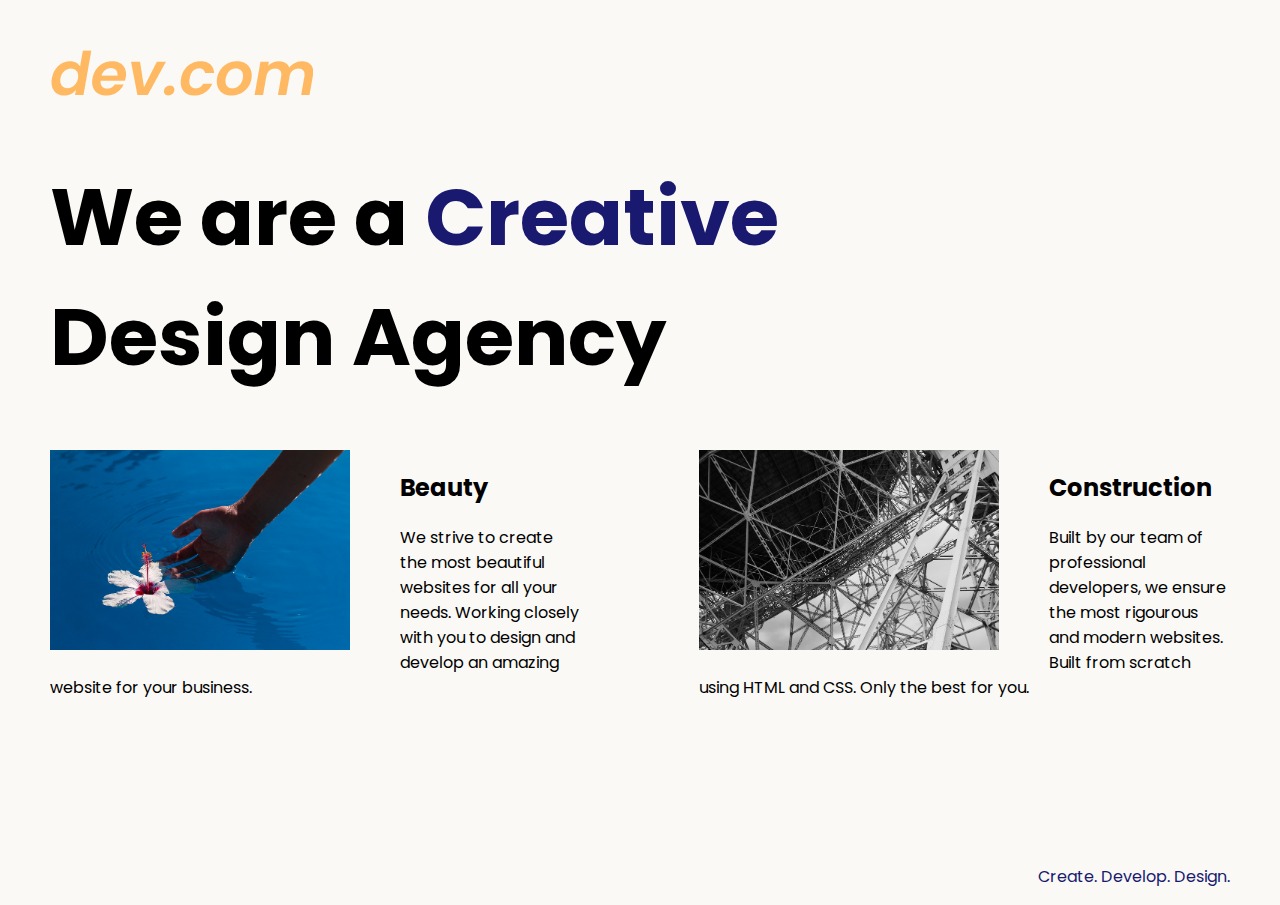
<file: Web Design Agency Project/solution.html>
<!DOCTYPE html>
<html lang="en">

<head>
  <meta charset="UTF-8">
  <meta name="viewport" content="width=device-width, initial-scale=1.0">
  <title>Agency</title>
  <link rel="stylesheet" href="./solution.css">
  <link rel="preconnect" href="https://fonts.googleapis.com">
  <link rel="preconnect" href="https://fonts.gstatic.com" crossorigin>
  <link href="https://fonts.googleapis.com/css2?family=Poppins:wght@400;700&display=swap" rel="stylesheet">
</head>

<body>
  <div class="main">
    <img class="logo" src="./assets/images/logo.png" alt="logo">
    <h1>We are a <span class="creative">Creative</span> <br />Design Agency</h1>
    <div class="left card"><img class="tile-image" src="./assets/images/beautiful.jpg" alt="hand and flower in water">
      <h2 class="card-title">Beauty</h2>
      <p class="card-text">We strive to create the most beautiful websites for all your needs. Working closely with you
        to
        design and
        develop an amazing website for your business.</p>
    </div>

    <div class="right card"><img class="tile-image" src="./assets/images/construction.jpg" alt="metal structure">
      <h2 class="card-title">Construction</h2>
      <p>Built by our team of professional developers, we ensure the most rigourous and modern websites. Built from
        scratch using HTML and CSS. Only the best for you.</p>
    </div>

  </div>
  <footer>
    <p>Create. Develop. Design.</p>
  </footer>
</body>

</html>
</file>
<file: Dicee/styles.css>
.container {
  width: 70%;
  margin: auto;
  text-align: center;
}

.dice {
  text-align: center;
  display: inline-block;

}

body {
  background-color: #393E46;
}

h1 {
  margin: 30px;
  font-family: 'Lobster', cursive;
  text-shadow: 5px 0 #232931;
  font-size: 8rem;
  color: #4ECCA3;
}

p {
  font-size: 2rem;
  color: #4ECCA3;
  font-family: 'Indie Flower', cursive;
}

img {
  width: 80%;
}

footer {
  margin-top: 5%;
  color: #EEEEEE;
  text-align: center;
  font-family: 'Indie Flower', cursive;

}
</file>
<file: TinDog Project/css/style.css>
* {
  margin: 0;
  padding: 0;
}
.gradient-background {
  background: linear-gradient(300deg, #00bfff, #ff4c68, #ef8172);
  background-size: 180% 180%;
  animation: gradient-animation 18s ease infinite;
}

@keyframes gradient-animation {
  0% {
    background-position: 0% 50%;
  }
  50% {
    background-position: 100% 50%;
  }
  100% {
    background-position: 0% 50%;
  }
}
.icon-square {
  width: 3rem;
  height: 3rem;
  border-radius: 0.75rem;
}

.profile-img {
  height: 100px;
  border-radius: 50%;
}
</file>
<file: Web Design Agency Project/style.css>
body {
  font-family: "Poppins", sans-serif;
  margin: 50px 50px 0 50px;
  background-color: #faf9f6;
  display: flex;
  flex-direction: column;
  min-height: 95vh;
}
.main {
  flex: 1;
}
h1{
  font-size: 5rem;
}
.creative{
  color: darkblue;
}
.card{
  width: 45%;
}
.left{
  float:left;
}
.right
{
  float: right;
}
.tile-image{
  float: left;
 height: 200px;
 margin-right: 50px;

}
footer {
  text-align: right;
  color: midnightblue;
}
@media (max-width:600px){
  .logo{
    width: 100px;
  }
  h1{
    font-size: 3.5rem;
    text-align: center;
  }
  .card{
    width: 100%;
    text-align: justify;
    margin-bottom: 30px;
  }
  .card img{
    object-fit: cover;
    width: 100%;
    margin-bottom: 10px;
    /* display: inline; */
  }
}
</file>
<file: Simon-Game/Simon Game Challenge Starting Files/styles.css>
body {
  text-align: center;
  background-color: #011F3F;
}

#level-title {
  font-family: 'Press Start 2P', cursive;
  font-size: 3rem;
  margin:  5%;
  color: #FEF2BF;
}

.container {
  display: block;
  width: 50%;
  margin: auto;

}

.btn {
  margin: 25px;
  display: inline-block;
  height: 200px;
  width: 200px;
  border: 10px solid black;
  border-radius: 20%;
}

.game-over {
  background-color: red;
  opacity: 0.8;
}

.red {
  background-color: red;
}

.green {
  background-color: green;
}

.blue {
  background-color: blue;
}

.yellow {
  background-color: yellow;
}

.pressed {
  box-shadow: 0 0 20px white;
  background-color: grey;
}
</file>
<file: TinDog Project/css/solution.css>
.gradient-background {
  background: linear-gradient(300deg, #00bfff, #ff4c68, #ef8172);
  background-size: 180% 180%;
  animation: gradient-animation 18s ease infinite;
}

@keyframes gradient-animation {
  0% {
    background-position: 0% 50%;
  }
  50% {
    background-position: 100% 50%;
  }
  100% {
    background-position: 0% 50%;
  }
}

.icon-square {
  width: 3rem;
  height: 3rem;
  border-radius: 0.75rem;
}

.profile-img {
  border-radius: 50%;
  height: 100px;
}
</file>
<file: Web Design Agency Project/solution.css>
body {
  font-family: "Poppins", sans-serif;
  margin: 50px 50px 0 50px;
  background-color: #faf9f6;
  display: flex;
  flex-direction: column;
  min-height: 95vh;
}
.main {
  flex: 1;
}

h1 {
  font-size: 5rem;
}

footer {
  text-align: right;
  color: midnightblue;
}

.tile-image {
  height: 200px;
  float: left;
  margin-right: 50px;
}

.card {
  width: 45%;
}

.left {
  float: left;
}

.right {
  float: right;
}

.creative {
  color: midnightblue;
}

@media (max-width: 680px) {
  .logo {
    width: 100px;
  }

  h1 {
    font-size: 3.5rem;
    text-align: center;
  }

  .card {
    width: 100%;
    display: block;
    margin-bottom: 30px;
    text-align: justify;
  }

  .card img {
    margin-bottom: 10px;
    width: 100%;
    display: inline;
    object-fit: cover;
  }
}
</file>
